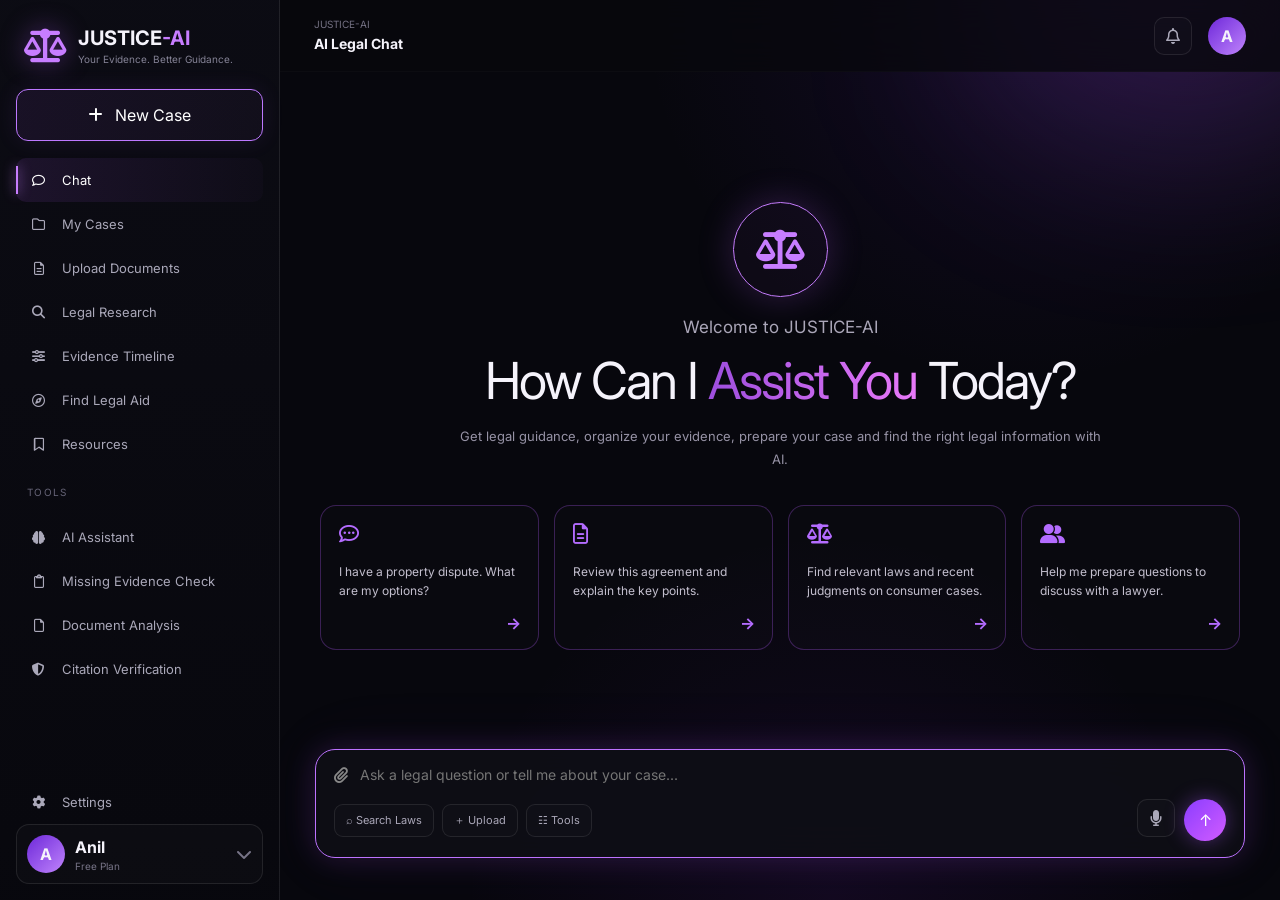
<file: index.html>
<!DOCTYPE html>
<html lang="en"><head><meta charset="UTF-8"><meta name="viewport" content="width=device-width,initial-scale=1.0">
<title>AI Legal Chat — JUSTICE-AI</title>
<link rel="preconnect" href="https://fonts.googleapis.com"><link rel="preconnect" href="https://fonts.gstatic.com" crossorigin>
<link href="https://fonts.googleapis.com/css2?family=Inter:wght@400;500;600;700&display=swap" rel="stylesheet">
<link rel="stylesheet" href="https://cdnjs.cloudflare.com/ajax/libs/font-awesome/6.5.2/css/all.min.css"><link rel="stylesheet" href="style.css"></head>
<body><div class="app">
<aside class="sidebar">
  <a class="brand" href="index.html">
    <div class="brand-icon"><i class="fa-solid fa-scale-balanced"></i></div>
    <div><h1>JUSTICE<span>-AI</span></h1><p>Your Evidence. Better Guidance.</p></div>
  </a>
  <a class="new-case" href="new-case.html"><i class="fa-solid fa-plus"></i><span>New Case</span></a>
  <nav class="nav"><a class="active" href="index.html"><i class="fa-regular fa-comment"></i><span>Chat</span></a><a class="" href="cases.html"><i class="fa-regular fa-folder"></i><span>My Cases</span></a><a class="" href="upload.html"><i class="fa-regular fa-file-lines"></i><span>Upload Documents</span></a><a class="" href="research.html"><i class="fa-solid fa-magnifying-glass"></i><span>Legal Research</span></a><a class="" href="timeline.html"><i class="fa-solid fa-sliders"></i><span>Evidence Timeline</span></a><a class="" href="legal-aid.html"><i class="fa-regular fa-compass"></i><span>Find Legal Aid</span></a><a class="" href="resources.html"><i class="fa-regular fa-bookmark"></i><span>Resources</span></a></nav>
  <div class="nav-title">TOOLS</div>
  <nav class="nav"><a class="" href="assistant.html"><i class="fa-solid fa-brain"></i><span>AI Assistant</span></a><a class="" href="missing-evidence.html"><i class="fa-regular fa-clipboard"></i><span>Missing Evidence Check</span></a><a class="" href="document-analysis.html"><i class="fa-regular fa-file"></i><span>Document Analysis</span></a><a class="" href="citation.html"><i class="fa-solid fa-shield-halved"></i><span>Citation Verification</span></a></nav>
  <div class="sidebar-bottom">
    <nav class="nav" style="margin-top:0"><a class="" href="settings.html"><i class="fa-solid fa-gear"></i><span>Settings</span></a></nav>
    <div class="user"><div class="avatar">A</div><div class="user-info"><strong>Anil</strong><small>Free Plan</small></div><i class="fa-solid fa-chevron-down chev"></i></div>
  </div>
</aside>
<main class="main">
<header class="topbar"><div class="page-title"><small>JUSTICE-AI</small><strong>AI Legal Chat</strong></div><div class="top-actions"><button class="icon-btn"><i class="fa-regular fa-bell"></i></button><div class="avatar">A</div></div></header>

<div class="chat-layout">
<section class="chat-center">
  <div class="justice-logo"><i class="fa-solid fa-scale-balanced"></i></div>
  <div class="welcome">Welcome to JUSTICE-AI</div>
  <h1 class="chat-title">How Can I <span>Assist You</span> Today?</h1>
  <p class="chat-sub">Get legal guidance, organize your evidence, prepare your case and find the right legal information with AI.</p>
  <div class="prompts">
    <div class="prompt"><i class="fa-regular fa-comment-dots"></i><p>I have a property dispute. What are my options?</p><b>→</b></div>
    <div class="prompt"><i class="fa-regular fa-file-lines"></i><p>Review this agreement and explain the key points.</p><b>→</b></div>
    <div class="prompt"><i class="fa-solid fa-scale-balanced"></i><p>Find relevant laws and recent judgments on consumer cases.</p><b>→</b></div>
    <div class="prompt"><i class="fa-solid fa-user-group"></i><p>Help me prepare questions to discuss with a lawyer.</p><b>→</b></div>
  </div>
</section>
<div class="chat-input-wrap">
  <div class="chat-input"><i class="fa-solid fa-paperclip" style="color:#888"></i><input placeholder="Ask a legal question or tell me about your case..."></div>
  <div class="chat-tools"><div class="tool-group"><button class="tool">⌕ Search Laws</button><button class="tool">＋ Upload</button><button class="tool">☷ Tools</button></div><div style="display:flex;gap:9px"><button class="icon-btn"><i class="fa-solid fa-microphone"></i></button><button class="send">↑</button></div></div>
</div>
</div>

</main></div></body></html>
</file>
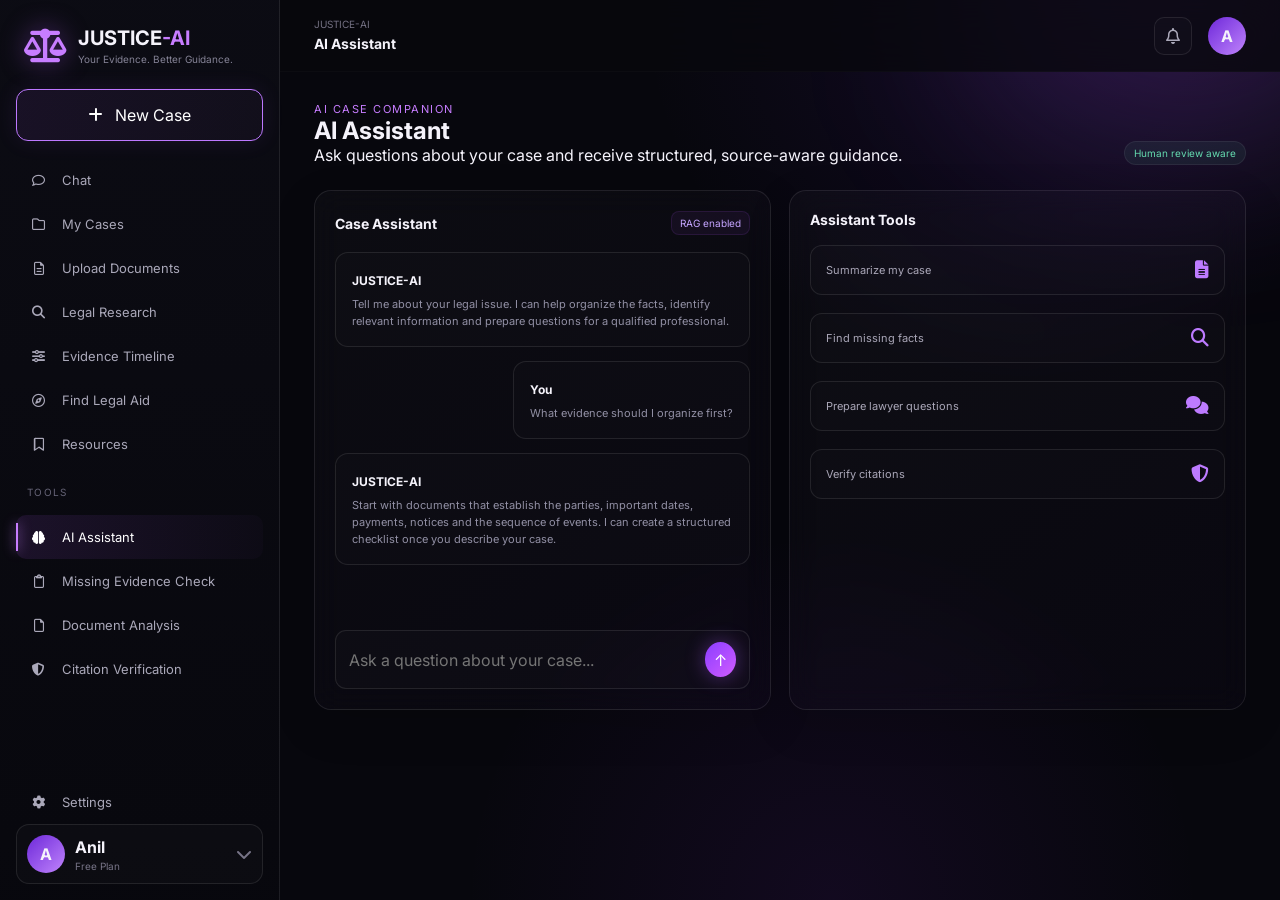
<file: assistant.html>
<!DOCTYPE html>
<html lang="en"><head><meta charset="UTF-8"><meta name="viewport" content="width=device-width,initial-scale=1.0">
<title>AI Assistant — JUSTICE-AI</title>
<link rel="preconnect" href="https://fonts.googleapis.com"><link rel="preconnect" href="https://fonts.gstatic.com" crossorigin>
<link href="https://fonts.googleapis.com/css2?family=Inter:wght@400;500;600;700&display=swap" rel="stylesheet">
<link rel="stylesheet" href="https://cdnjs.cloudflare.com/ajax/libs/font-awesome/6.5.2/css/all.min.css"><link rel="stylesheet" href="style.css"></head>
<body><div class="app">
<aside class="sidebar">
  <a class="brand" href="index.html">
    <div class="brand-icon"><i class="fa-solid fa-scale-balanced"></i></div>
    <div><h1>JUSTICE<span>-AI</span></h1><p>Your Evidence. Better Guidance.</p></div>
  </a>
  <a class="new-case" href="new-case.html"><i class="fa-solid fa-plus"></i><span>New Case</span></a>
  <nav class="nav"><a class="" href="index.html"><i class="fa-regular fa-comment"></i><span>Chat</span></a><a class="" href="cases.html"><i class="fa-regular fa-folder"></i><span>My Cases</span></a><a class="" href="upload.html"><i class="fa-regular fa-file-lines"></i><span>Upload Documents</span></a><a class="" href="research.html"><i class="fa-solid fa-magnifying-glass"></i><span>Legal Research</span></a><a class="" href="timeline.html"><i class="fa-solid fa-sliders"></i><span>Evidence Timeline</span></a><a class="" href="legal-aid.html"><i class="fa-regular fa-compass"></i><span>Find Legal Aid</span></a><a class="" href="resources.html"><i class="fa-regular fa-bookmark"></i><span>Resources</span></a></nav>
  <div class="nav-title">TOOLS</div>
  <nav class="nav"><a class="active" href="assistant.html"><i class="fa-solid fa-brain"></i><span>AI Assistant</span></a><a class="" href="missing-evidence.html"><i class="fa-regular fa-clipboard"></i><span>Missing Evidence Check</span></a><a class="" href="document-analysis.html"><i class="fa-regular fa-file"></i><span>Document Analysis</span></a><a class="" href="citation.html"><i class="fa-solid fa-shield-halved"></i><span>Citation Verification</span></a></nav>
  <div class="sidebar-bottom">
    <nav class="nav" style="margin-top:0"><a class="" href="settings.html"><i class="fa-solid fa-gear"></i><span>Settings</span></a></nav>
    <div class="user"><div class="avatar">A</div><div class="user-info"><strong>Anil</strong><small>Free Plan</small></div><i class="fa-solid fa-chevron-down chev"></i></div>
  </div>
</aside>
<main class="main">
<header class="topbar"><div class="page-title"><small>JUSTICE-AI</small><strong>AI Assistant</strong></div><div class="top-actions"><button class="icon-btn"><i class="fa-regular fa-bell"></i></button><div class="avatar">A</div></div></header>

<div class="content"><div class="hero-row"><div><div class="eyebrow">AI CASE COMPANION</div><h2>AI Assistant</h2><p>Ask questions about your case and receive structured, source-aware guidance.</p></div><span class="status green">Human review aware</span></div>
<div class="grid grid-2"><div class="card" style="min-height:520px;display:flex;flex-direction:column"><div class="card-head"><h3>Case Assistant</h3><span class="tag">RAG enabled</span></div><div style="flex:1;display:flex;flex-direction:column;gap:14px"><div class="result"><strong style="font-size:12px">JUSTICE-AI</strong><p>Tell me about your legal issue. I can help organize the facts, identify relevant information and prepare questions for a qualified professional.</p></div><div class="result" style="align-self:flex-end;max-width:80%"><strong style="font-size:12px">You</strong><p>What evidence should I organize first?</p></div><div class="result"><strong style="font-size:12px">JUSTICE-AI</strong><p>Start with documents that establish the parties, important dates, payments, notices and the sequence of events. I can create a structured checklist once you describe your case.</p></div></div><div class="search"><input placeholder="Ask a question about your case..."><button class="send" style="width:35px;height:35px">↑</button></div></div>
<div class="card"><div class="card-head"><h3>Assistant Tools</h3></div><div class="grid"><div class="quick"><span>Summarize my case</span><i class="fa-solid fa-file-lines"></i></div><div class="quick"><span>Find missing facts</span><i class="fa-solid fa-magnifying-glass"></i></div><div class="quick"><span>Prepare lawyer questions</span><i class="fa-solid fa-comments"></i></div><div class="quick"><span>Verify citations</span><i class="fa-solid fa-shield-halved"></i></div></div></div></div></div>

</main></div></body></html>
</file>
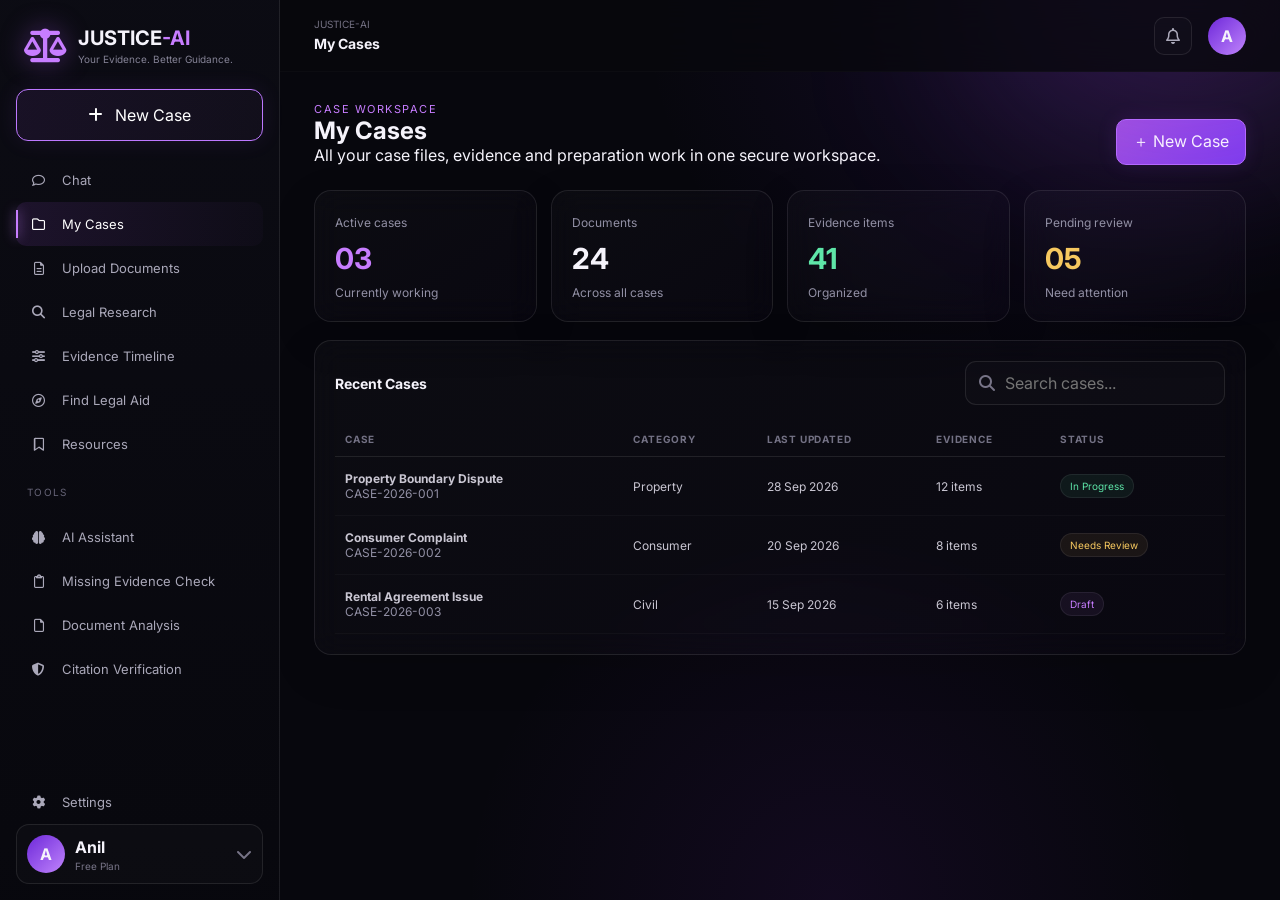
<file: cases.html>
<!DOCTYPE html>
<html lang="en"><head><meta charset="UTF-8"><meta name="viewport" content="width=device-width,initial-scale=1.0">
<title>My Cases — JUSTICE-AI</title>
<link rel="preconnect" href="https://fonts.googleapis.com"><link rel="preconnect" href="https://fonts.gstatic.com" crossorigin>
<link href="https://fonts.googleapis.com/css2?family=Inter:wght@400;500;600;700&display=swap" rel="stylesheet">
<link rel="stylesheet" href="https://cdnjs.cloudflare.com/ajax/libs/font-awesome/6.5.2/css/all.min.css"><link rel="stylesheet" href="style.css"></head>
<body><div class="app">
<aside class="sidebar">
  <a class="brand" href="index.html">
    <div class="brand-icon"><i class="fa-solid fa-scale-balanced"></i></div>
    <div><h1>JUSTICE<span>-AI</span></h1><p>Your Evidence. Better Guidance.</p></div>
  </a>
  <a class="new-case" href="new-case.html"><i class="fa-solid fa-plus"></i><span>New Case</span></a>
  <nav class="nav"><a class="" href="index.html"><i class="fa-regular fa-comment"></i><span>Chat</span></a><a class="active" href="cases.html"><i class="fa-regular fa-folder"></i><span>My Cases</span></a><a class="" href="upload.html"><i class="fa-regular fa-file-lines"></i><span>Upload Documents</span></a><a class="" href="research.html"><i class="fa-solid fa-magnifying-glass"></i><span>Legal Research</span></a><a class="" href="timeline.html"><i class="fa-solid fa-sliders"></i><span>Evidence Timeline</span></a><a class="" href="legal-aid.html"><i class="fa-regular fa-compass"></i><span>Find Legal Aid</span></a><a class="" href="resources.html"><i class="fa-regular fa-bookmark"></i><span>Resources</span></a></nav>
  <div class="nav-title">TOOLS</div>
  <nav class="nav"><a class="" href="assistant.html"><i class="fa-solid fa-brain"></i><span>AI Assistant</span></a><a class="" href="missing-evidence.html"><i class="fa-regular fa-clipboard"></i><span>Missing Evidence Check</span></a><a class="" href="document-analysis.html"><i class="fa-regular fa-file"></i><span>Document Analysis</span></a><a class="" href="citation.html"><i class="fa-solid fa-shield-halved"></i><span>Citation Verification</span></a></nav>
  <div class="sidebar-bottom">
    <nav class="nav" style="margin-top:0"><a class="" href="settings.html"><i class="fa-solid fa-gear"></i><span>Settings</span></a></nav>
    <div class="user"><div class="avatar">A</div><div class="user-info"><strong>Anil</strong><small>Free Plan</small></div><i class="fa-solid fa-chevron-down chev"></i></div>
  </div>
</aside>
<main class="main">
<header class="topbar"><div class="page-title"><small>JUSTICE-AI</small><strong>My Cases</strong></div><div class="top-actions"><button class="icon-btn"><i class="fa-regular fa-bell"></i></button><div class="avatar">A</div></div></header>

<div class="content"><div class="hero-row"><div><div class="eyebrow">CASE WORKSPACE</div><h2>My Cases</h2><p>All your case files, evidence and preparation work in one secure workspace.</p></div><a class="btn" href="new-case.html">＋ New Case</a></div>
<div class="stat-row" style="margin-bottom:18px"><div class="card"><span class="muted">Active cases</span><div class="metric purple">03</div><span class="muted">Currently working</span></div><div class="card"><span class="muted">Documents</span><div class="metric">24</div><span class="muted">Across all cases</span></div><div class="card"><span class="muted">Evidence items</span><div class="metric green">41</div><span class="muted">Organized</span></div><div class="card"><span class="muted">Pending review</span><div class="metric yellow">05</div><span class="muted">Need attention</span></div></div>
<div class="card"><div class="card-head"><h3>Recent Cases</h3><div class="search" style="width:260px"><i class="fa-solid fa-magnifying-glass"></i><input placeholder="Search cases..."></div></div>
<table class="table"><thead><tr><th>Case</th><th>Category</th><th>Last updated</th><th>Evidence</th><th>Status</th></tr></thead><tbody>
<tr><td><strong>Property Boundary Dispute</strong><br><span class="muted">CASE-2026-001</span></td><td>Property</td><td>28 Sep 2026</td><td>12 items</td><td><span class="status green">In Progress</span></td></tr>
<tr><td><strong>Consumer Complaint</strong><br><span class="muted">CASE-2026-002</span></td><td>Consumer</td><td>20 Sep 2026</td><td>8 items</td><td><span class="status yellow">Needs Review</span></td></tr>
<tr><td><strong>Rental Agreement Issue</strong><br><span class="muted">CASE-2026-003</span></td><td>Civil</td><td>15 Sep 2026</td><td>6 items</td><td><span class="status purple">Draft</span></td></tr>
</tbody></table></div></div>

</main></div></body></html>
</file>
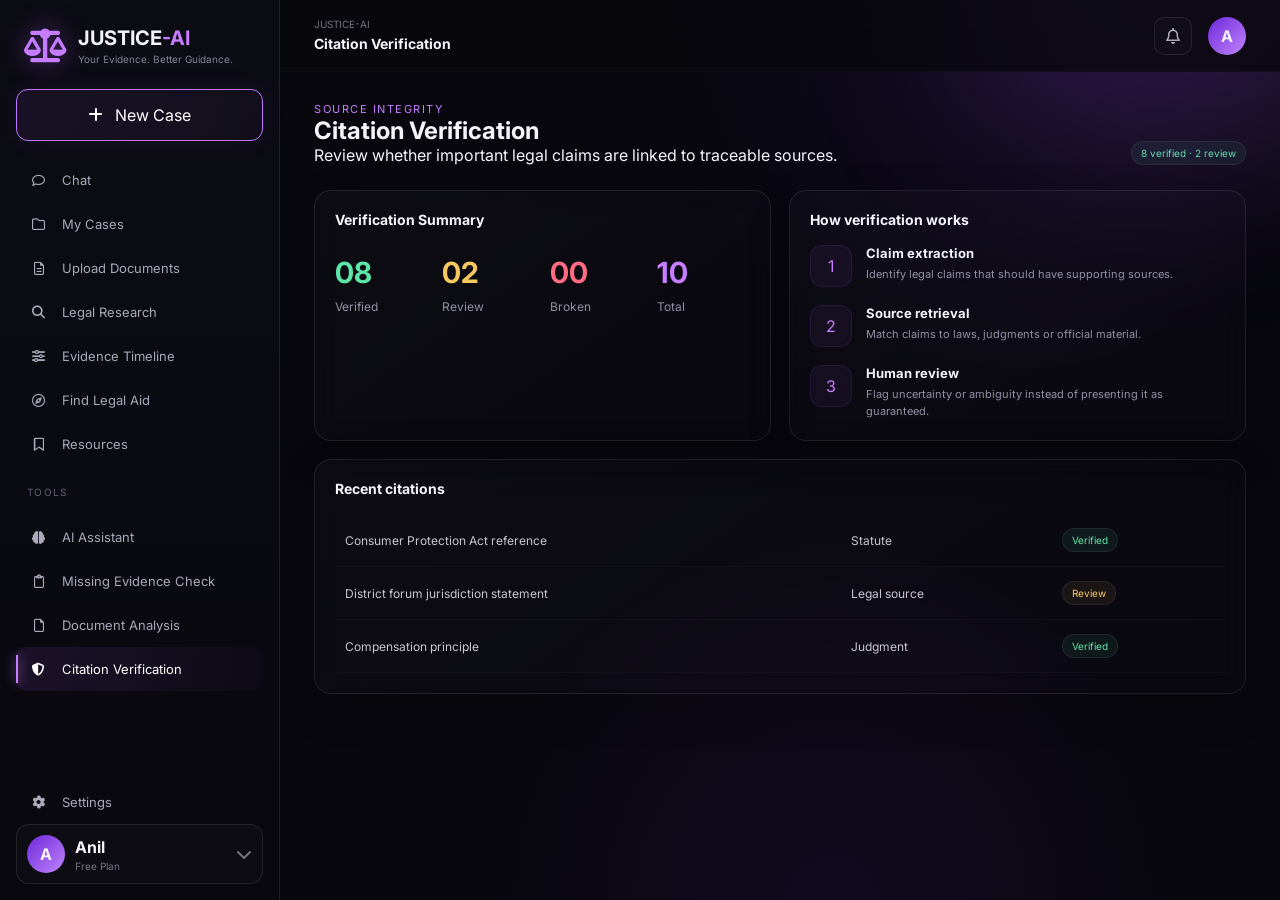
<file: citation.html>
<!DOCTYPE html>
<html lang="en"><head><meta charset="UTF-8"><meta name="viewport" content="width=device-width,initial-scale=1.0">
<title>Citation Verification — JUSTICE-AI</title>
<link rel="preconnect" href="https://fonts.googleapis.com"><link rel="preconnect" href="https://fonts.gstatic.com" crossorigin>
<link href="https://fonts.googleapis.com/css2?family=Inter:wght@400;500;600;700&display=swap" rel="stylesheet">
<link rel="stylesheet" href="https://cdnjs.cloudflare.com/ajax/libs/font-awesome/6.5.2/css/all.min.css"><link rel="stylesheet" href="style.css"></head>
<body><div class="app">
<aside class="sidebar">
  <a class="brand" href="index.html">
    <div class="brand-icon"><i class="fa-solid fa-scale-balanced"></i></div>
    <div><h1>JUSTICE<span>-AI</span></h1><p>Your Evidence. Better Guidance.</p></div>
  </a>
  <a class="new-case" href="new-case.html"><i class="fa-solid fa-plus"></i><span>New Case</span></a>
  <nav class="nav"><a class="" href="index.html"><i class="fa-regular fa-comment"></i><span>Chat</span></a><a class="" href="cases.html"><i class="fa-regular fa-folder"></i><span>My Cases</span></a><a class="" href="upload.html"><i class="fa-regular fa-file-lines"></i><span>Upload Documents</span></a><a class="" href="research.html"><i class="fa-solid fa-magnifying-glass"></i><span>Legal Research</span></a><a class="" href="timeline.html"><i class="fa-solid fa-sliders"></i><span>Evidence Timeline</span></a><a class="" href="legal-aid.html"><i class="fa-regular fa-compass"></i><span>Find Legal Aid</span></a><a class="" href="resources.html"><i class="fa-regular fa-bookmark"></i><span>Resources</span></a></nav>
  <div class="nav-title">TOOLS</div>
  <nav class="nav"><a class="" href="assistant.html"><i class="fa-solid fa-brain"></i><span>AI Assistant</span></a><a class="" href="missing-evidence.html"><i class="fa-regular fa-clipboard"></i><span>Missing Evidence Check</span></a><a class="" href="document-analysis.html"><i class="fa-regular fa-file"></i><span>Document Analysis</span></a><a class="active" href="citation.html"><i class="fa-solid fa-shield-halved"></i><span>Citation Verification</span></a></nav>
  <div class="sidebar-bottom">
    <nav class="nav" style="margin-top:0"><a class="" href="settings.html"><i class="fa-solid fa-gear"></i><span>Settings</span></a></nav>
    <div class="user"><div class="avatar">A</div><div class="user-info"><strong>Anil</strong><small>Free Plan</small></div><i class="fa-solid fa-chevron-down chev"></i></div>
  </div>
</aside>
<main class="main">
<header class="topbar"><div class="page-title"><small>JUSTICE-AI</small><strong>Citation Verification</strong></div><div class="top-actions"><button class="icon-btn"><i class="fa-regular fa-bell"></i></button><div class="avatar">A</div></div></header>

<div class="content"><div class="hero-row"><div><div class="eyebrow">SOURCE INTEGRITY</div><h2>Citation Verification</h2><p>Review whether important legal claims are linked to traceable sources.</p></div><span class="status green">8 verified · 2 review</span></div>
<div class="grid grid-2"><div class="card"><div class="card-head"><h3>Verification Summary</h3></div><div class="stat-row"><div><div class="metric green">08</div><span class="muted">Verified</span></div><div><div class="metric yellow">02</div><span class="muted">Review</span></div><div><div class="metric red">00</div><span class="muted">Broken</span></div><div><div class="metric purple">10</div><span class="muted">Total</span></div></div></div>
<div class="card"><div class="card-head"><h3>How verification works</h3></div><div class="grid"><div class="feature"><div class="feature-icon">1</div><div><h3>Claim extraction</h3><p>Identify legal claims that should have supporting sources.</p></div></div><div class="feature"><div class="feature-icon">2</div><div><h3>Source retrieval</h3><p>Match claims to laws, judgments or official material.</p></div></div><div class="feature"><div class="feature-icon">3</div><div><h3>Human review</h3><p>Flag uncertainty or ambiguity instead of presenting it as guaranteed.</p></div></div></div></div></div>
<div class="card" style="margin-top:18px"><div class="card-head"><h3>Recent citations</h3></div><table class="table"><tr><td>Consumer Protection Act reference</td><td>Statute</td><td><span class="status green">Verified</span></td></tr><tr><td>District forum jurisdiction statement</td><td>Legal source</td><td><span class="status yellow">Review</span></td></tr><tr><td>Compensation principle</td><td>Judgment</td><td><span class="status green">Verified</span></td></tr></table></div></div>

</main></div></body></html>
</file>
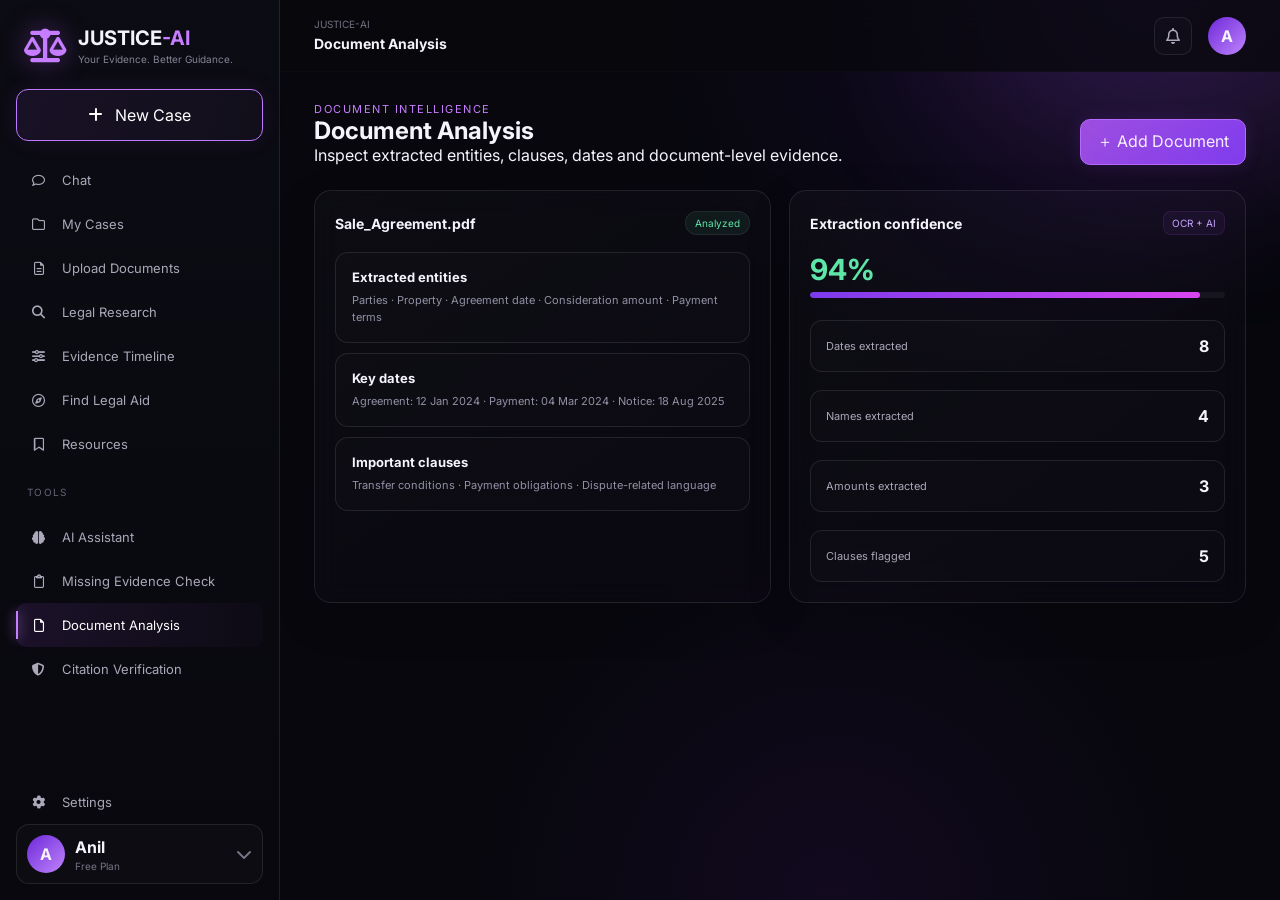
<file: document-analysis.html>
<!DOCTYPE html>
<html lang="en"><head><meta charset="UTF-8"><meta name="viewport" content="width=device-width,initial-scale=1.0">
<title>Document Analysis — JUSTICE-AI</title>
<link rel="preconnect" href="https://fonts.googleapis.com"><link rel="preconnect" href="https://fonts.gstatic.com" crossorigin>
<link href="https://fonts.googleapis.com/css2?family=Inter:wght@400;500;600;700&display=swap" rel="stylesheet">
<link rel="stylesheet" href="https://cdnjs.cloudflare.com/ajax/libs/font-awesome/6.5.2/css/all.min.css"><link rel="stylesheet" href="style.css"></head>
<body><div class="app">
<aside class="sidebar">
  <a class="brand" href="index.html">
    <div class="brand-icon"><i class="fa-solid fa-scale-balanced"></i></div>
    <div><h1>JUSTICE<span>-AI</span></h1><p>Your Evidence. Better Guidance.</p></div>
  </a>
  <a class="new-case" href="new-case.html"><i class="fa-solid fa-plus"></i><span>New Case</span></a>
  <nav class="nav"><a class="" href="index.html"><i class="fa-regular fa-comment"></i><span>Chat</span></a><a class="" href="cases.html"><i class="fa-regular fa-folder"></i><span>My Cases</span></a><a class="" href="upload.html"><i class="fa-regular fa-file-lines"></i><span>Upload Documents</span></a><a class="" href="research.html"><i class="fa-solid fa-magnifying-glass"></i><span>Legal Research</span></a><a class="" href="timeline.html"><i class="fa-solid fa-sliders"></i><span>Evidence Timeline</span></a><a class="" href="legal-aid.html"><i class="fa-regular fa-compass"></i><span>Find Legal Aid</span></a><a class="" href="resources.html"><i class="fa-regular fa-bookmark"></i><span>Resources</span></a></nav>
  <div class="nav-title">TOOLS</div>
  <nav class="nav"><a class="" href="assistant.html"><i class="fa-solid fa-brain"></i><span>AI Assistant</span></a><a class="" href="missing-evidence.html"><i class="fa-regular fa-clipboard"></i><span>Missing Evidence Check</span></a><a class="active" href="document-analysis.html"><i class="fa-regular fa-file"></i><span>Document Analysis</span></a><a class="" href="citation.html"><i class="fa-solid fa-shield-halved"></i><span>Citation Verification</span></a></nav>
  <div class="sidebar-bottom">
    <nav class="nav" style="margin-top:0"><a class="" href="settings.html"><i class="fa-solid fa-gear"></i><span>Settings</span></a></nav>
    <div class="user"><div class="avatar">A</div><div class="user-info"><strong>Anil</strong><small>Free Plan</small></div><i class="fa-solid fa-chevron-down chev"></i></div>
  </div>
</aside>
<main class="main">
<header class="topbar"><div class="page-title"><small>JUSTICE-AI</small><strong>Document Analysis</strong></div><div class="top-actions"><button class="icon-btn"><i class="fa-regular fa-bell"></i></button><div class="avatar">A</div></div></header>

<div class="content"><div class="hero-row"><div><div class="eyebrow">DOCUMENT INTELLIGENCE</div><h2>Document Analysis</h2><p>Inspect extracted entities, clauses, dates and document-level evidence.</p></div><a class="btn" href="upload.html">＋ Add Document</a></div>
<div class="grid grid-2"><div class="card"><div class="card-head"><h3>Sale_Agreement.pdf</h3><span class="status green">Analyzed</span></div><div class="result"><h4>Extracted entities</h4><p>Parties · Property · Agreement date · Consideration amount · Payment terms</p></div><div class="result" style="margin-top:10px"><h4>Key dates</h4><p>Agreement: 12 Jan 2024 · Payment: 04 Mar 2024 · Notice: 18 Aug 2025</p></div><div class="result" style="margin-top:10px"><h4>Important clauses</h4><p>Transfer conditions · Payment obligations · Dispute-related language</p></div></div>
<div class="card"><div class="card-head"><h3>Extraction confidence</h3><span class="tag">OCR + AI</span></div><div class="metric green">94%</div><div class="progress"><span style="width:94%"></span></div><div class="grid" style="margin-top:22px"><div class="quick"><span>Dates extracted</span><strong>8</strong></div><div class="quick"><span>Names extracted</span><strong>4</strong></div><div class="quick"><span>Amounts extracted</span><strong>3</strong></div><div class="quick"><span>Clauses flagged</span><strong>5</strong></div></div></div></div></div>

</main></div></body></html>
</file>
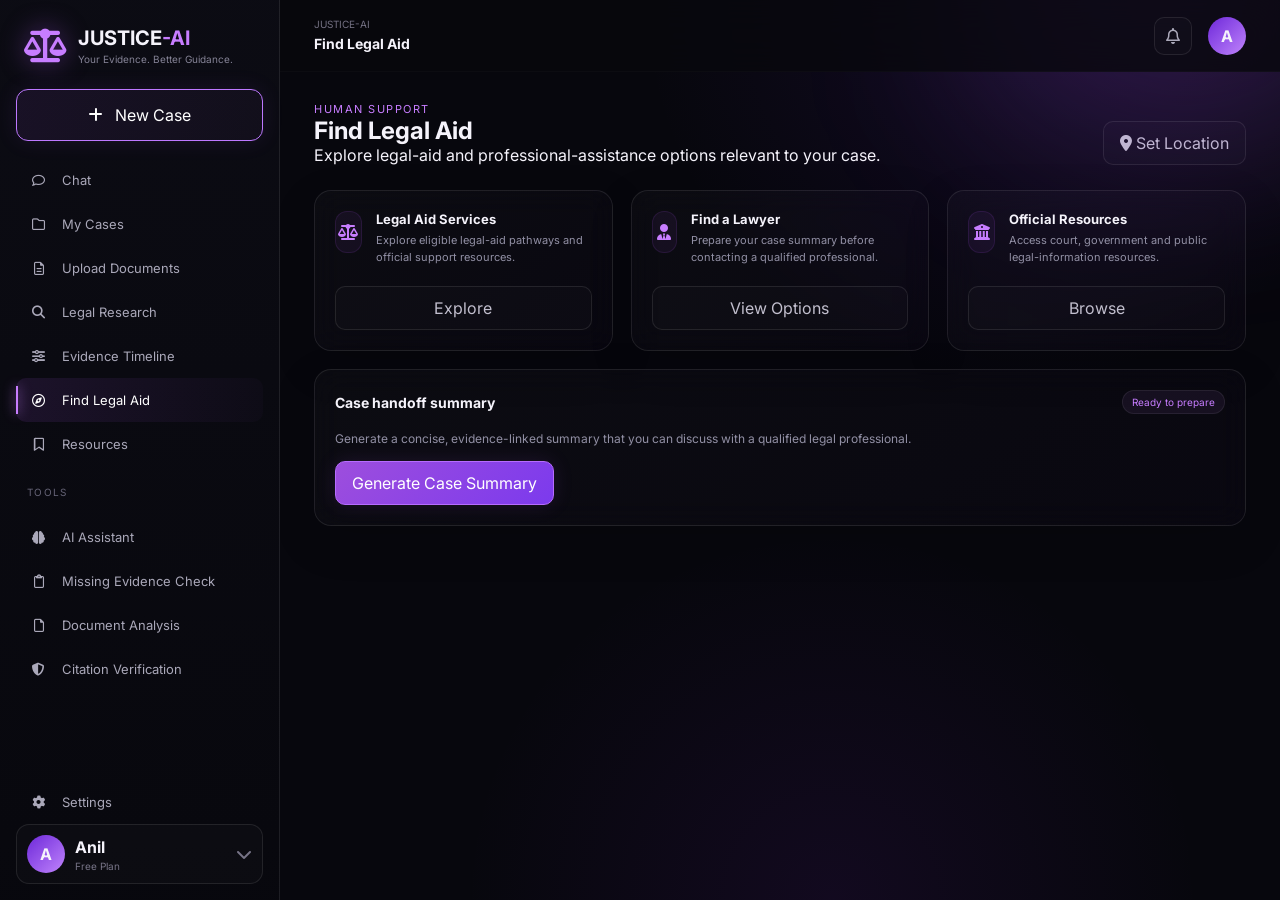
<file: legal-aid.html>
<!DOCTYPE html>
<html lang="en"><head><meta charset="UTF-8"><meta name="viewport" content="width=device-width,initial-scale=1.0">
<title>Find Legal Aid — JUSTICE-AI</title>
<link rel="preconnect" href="https://fonts.googleapis.com"><link rel="preconnect" href="https://fonts.gstatic.com" crossorigin>
<link href="https://fonts.googleapis.com/css2?family=Inter:wght@400;500;600;700&display=swap" rel="stylesheet">
<link rel="stylesheet" href="https://cdnjs.cloudflare.com/ajax/libs/font-awesome/6.5.2/css/all.min.css"><link rel="stylesheet" href="style.css"></head>
<body><div class="app">
<aside class="sidebar">
  <a class="brand" href="index.html">
    <div class="brand-icon"><i class="fa-solid fa-scale-balanced"></i></div>
    <div><h1>JUSTICE<span>-AI</span></h1><p>Your Evidence. Better Guidance.</p></div>
  </a>
  <a class="new-case" href="new-case.html"><i class="fa-solid fa-plus"></i><span>New Case</span></a>
  <nav class="nav"><a class="" href="index.html"><i class="fa-regular fa-comment"></i><span>Chat</span></a><a class="" href="cases.html"><i class="fa-regular fa-folder"></i><span>My Cases</span></a><a class="" href="upload.html"><i class="fa-regular fa-file-lines"></i><span>Upload Documents</span></a><a class="" href="research.html"><i class="fa-solid fa-magnifying-glass"></i><span>Legal Research</span></a><a class="" href="timeline.html"><i class="fa-solid fa-sliders"></i><span>Evidence Timeline</span></a><a class="active" href="legal-aid.html"><i class="fa-regular fa-compass"></i><span>Find Legal Aid</span></a><a class="" href="resources.html"><i class="fa-regular fa-bookmark"></i><span>Resources</span></a></nav>
  <div class="nav-title">TOOLS</div>
  <nav class="nav"><a class="" href="assistant.html"><i class="fa-solid fa-brain"></i><span>AI Assistant</span></a><a class="" href="missing-evidence.html"><i class="fa-regular fa-clipboard"></i><span>Missing Evidence Check</span></a><a class="" href="document-analysis.html"><i class="fa-regular fa-file"></i><span>Document Analysis</span></a><a class="" href="citation.html"><i class="fa-solid fa-shield-halved"></i><span>Citation Verification</span></a></nav>
  <div class="sidebar-bottom">
    <nav class="nav" style="margin-top:0"><a class="" href="settings.html"><i class="fa-solid fa-gear"></i><span>Settings</span></a></nav>
    <div class="user"><div class="avatar">A</div><div class="user-info"><strong>Anil</strong><small>Free Plan</small></div><i class="fa-solid fa-chevron-down chev"></i></div>
  </div>
</aside>
<main class="main">
<header class="topbar"><div class="page-title"><small>JUSTICE-AI</small><strong>Find Legal Aid</strong></div><div class="top-actions"><button class="icon-btn"><i class="fa-regular fa-bell"></i></button><div class="avatar">A</div></div></header>

<div class="content"><div class="hero-row"><div><div class="eyebrow">HUMAN SUPPORT</div><h2>Find Legal Aid</h2><p>Explore legal-aid and professional-assistance options relevant to your case.</p></div><button class="btn secondary"><i class="fa-solid fa-location-dot"></i> Set Location</button></div>
<div class="grid grid-3"><div class="card"><div class="feature"><div class="feature-icon"><i class="fa-solid fa-scale-balanced"></i></div><div><h3>Legal Aid Services</h3><p>Explore eligible legal-aid pathways and official support resources.</p></div></div><button class="btn secondary" style="margin-top:20px;width:100%">Explore</button></div>
<div class="card"><div class="feature"><div class="feature-icon"><i class="fa-solid fa-user-tie"></i></div><div><h3>Find a Lawyer</h3><p>Prepare your case summary before contacting a qualified professional.</p></div></div><button class="btn secondary" style="margin-top:20px;width:100%">View Options</button></div>
<div class="card"><div class="feature"><div class="feature-icon"><i class="fa-solid fa-building-columns"></i></div><div><h3>Official Resources</h3><p>Access court, government and public legal-information resources.</p></div></div><button class="btn secondary" style="margin-top:20px;width:100%">Browse</button></div></div>
<div class="card" style="margin-top:18px"><div class="card-head"><h3>Case handoff summary</h3><span class="status purple">Ready to prepare</span></div><p class="muted">Generate a concise, evidence-linked summary that you can discuss with a qualified legal professional.</p><button class="btn" style="margin-top:15px">Generate Case Summary</button></div></div>

</main></div></body></html>
</file>
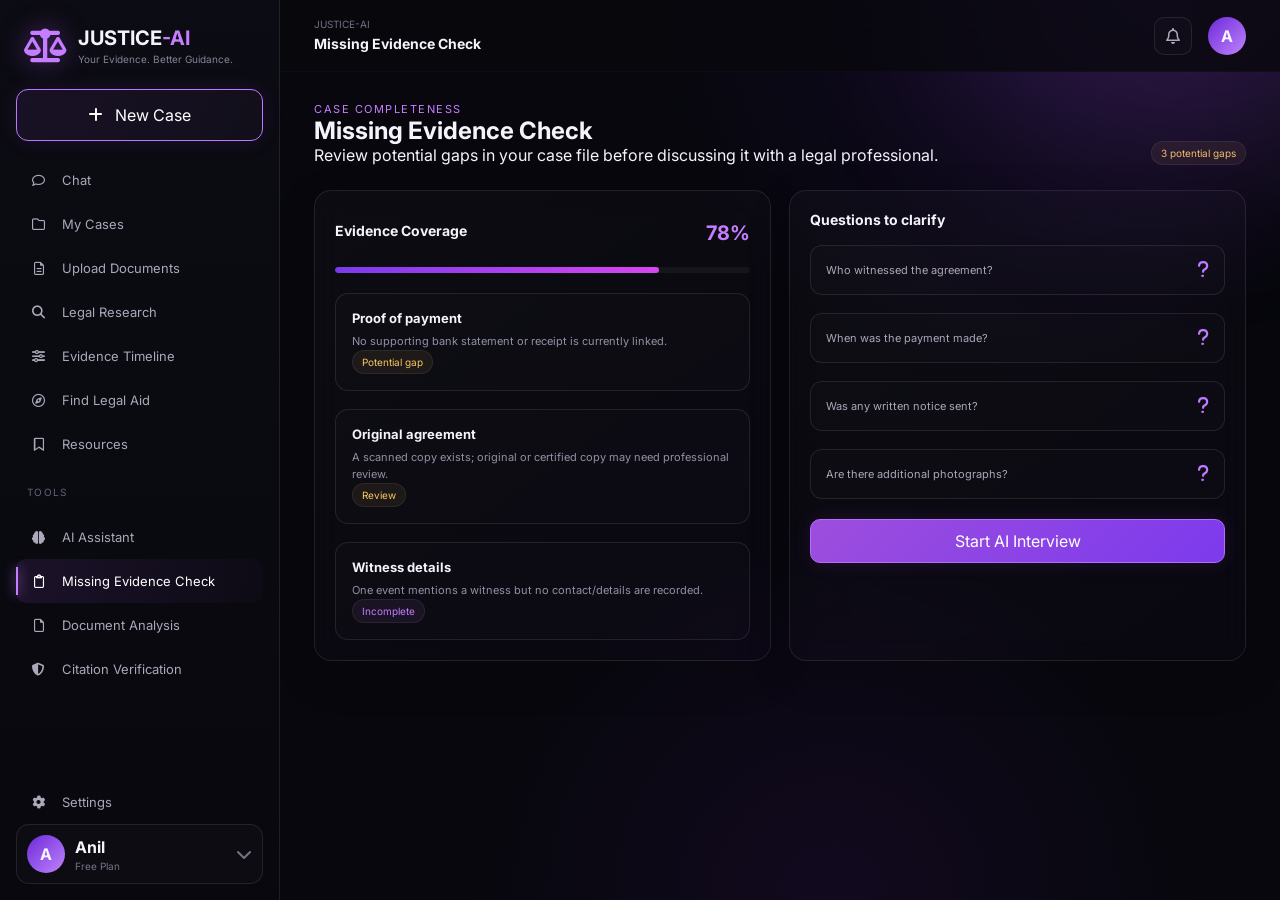
<file: missing-evidence.html>
<!DOCTYPE html>
<html lang="en"><head><meta charset="UTF-8"><meta name="viewport" content="width=device-width,initial-scale=1.0">
<title>Missing Evidence Check — JUSTICE-AI</title>
<link rel="preconnect" href="https://fonts.googleapis.com"><link rel="preconnect" href="https://fonts.gstatic.com" crossorigin>
<link href="https://fonts.googleapis.com/css2?family=Inter:wght@400;500;600;700&display=swap" rel="stylesheet">
<link rel="stylesheet" href="https://cdnjs.cloudflare.com/ajax/libs/font-awesome/6.5.2/css/all.min.css"><link rel="stylesheet" href="style.css"></head>
<body><div class="app">
<aside class="sidebar">
  <a class="brand" href="index.html">
    <div class="brand-icon"><i class="fa-solid fa-scale-balanced"></i></div>
    <div><h1>JUSTICE<span>-AI</span></h1><p>Your Evidence. Better Guidance.</p></div>
  </a>
  <a class="new-case" href="new-case.html"><i class="fa-solid fa-plus"></i><span>New Case</span></a>
  <nav class="nav"><a class="" href="index.html"><i class="fa-regular fa-comment"></i><span>Chat</span></a><a class="" href="cases.html"><i class="fa-regular fa-folder"></i><span>My Cases</span></a><a class="" href="upload.html"><i class="fa-regular fa-file-lines"></i><span>Upload Documents</span></a><a class="" href="research.html"><i class="fa-solid fa-magnifying-glass"></i><span>Legal Research</span></a><a class="" href="timeline.html"><i class="fa-solid fa-sliders"></i><span>Evidence Timeline</span></a><a class="" href="legal-aid.html"><i class="fa-regular fa-compass"></i><span>Find Legal Aid</span></a><a class="" href="resources.html"><i class="fa-regular fa-bookmark"></i><span>Resources</span></a></nav>
  <div class="nav-title">TOOLS</div>
  <nav class="nav"><a class="" href="assistant.html"><i class="fa-solid fa-brain"></i><span>AI Assistant</span></a><a class="active" href="missing-evidence.html"><i class="fa-regular fa-clipboard"></i><span>Missing Evidence Check</span></a><a class="" href="document-analysis.html"><i class="fa-regular fa-file"></i><span>Document Analysis</span></a><a class="" href="citation.html"><i class="fa-solid fa-shield-halved"></i><span>Citation Verification</span></a></nav>
  <div class="sidebar-bottom">
    <nav class="nav" style="margin-top:0"><a class="" href="settings.html"><i class="fa-solid fa-gear"></i><span>Settings</span></a></nav>
    <div class="user"><div class="avatar">A</div><div class="user-info"><strong>Anil</strong><small>Free Plan</small></div><i class="fa-solid fa-chevron-down chev"></i></div>
  </div>
</aside>
<main class="main">
<header class="topbar"><div class="page-title"><small>JUSTICE-AI</small><strong>Missing Evidence Check</strong></div><div class="top-actions"><button class="icon-btn"><i class="fa-regular fa-bell"></i></button><div class="avatar">A</div></div></header>

<div class="content"><div class="hero-row"><div><div class="eyebrow">CASE COMPLETENESS</div><h2>Missing Evidence Check</h2><p>Review potential gaps in your case file before discussing it with a legal professional.</p></div><span class="status yellow">3 potential gaps</span></div>
<div class="grid grid-2"><div class="card"><div class="card-head"><h3>Evidence Coverage</h3><span class="metric purple" style="font-size:20px">78%</span></div><div class="progress"><span style="width:78%"></span></div><div class="grid" style="margin-top:20px"><div class="result"><h4>Proof of payment</h4><p>No supporting bank statement or receipt is currently linked.</p><span class="status yellow">Potential gap</span></div><div class="result"><h4>Original agreement</h4><p>A scanned copy exists; original or certified copy may need professional review.</p><span class="status yellow">Review</span></div><div class="result"><h4>Witness details</h4><p>One event mentions a witness but no contact/details are recorded.</p><span class="status purple">Incomplete</span></div></div></div>
<div class="card"><div class="card-head"><h3>Questions to clarify</h3></div><div class="grid"><div class="quick"><span>Who witnessed the agreement?</span><i class="fa-solid fa-question"></i></div><div class="quick"><span>When was the payment made?</span><i class="fa-solid fa-question"></i></div><div class="quick"><span>Was any written notice sent?</span><i class="fa-solid fa-question"></i></div><div class="quick"><span>Are there additional photographs?</span><i class="fa-solid fa-question"></i></div></div><button class="btn" style="margin-top:20px;width:100%">Start AI Interview</button></div></div></div>

</main></div></body></html>
</file>
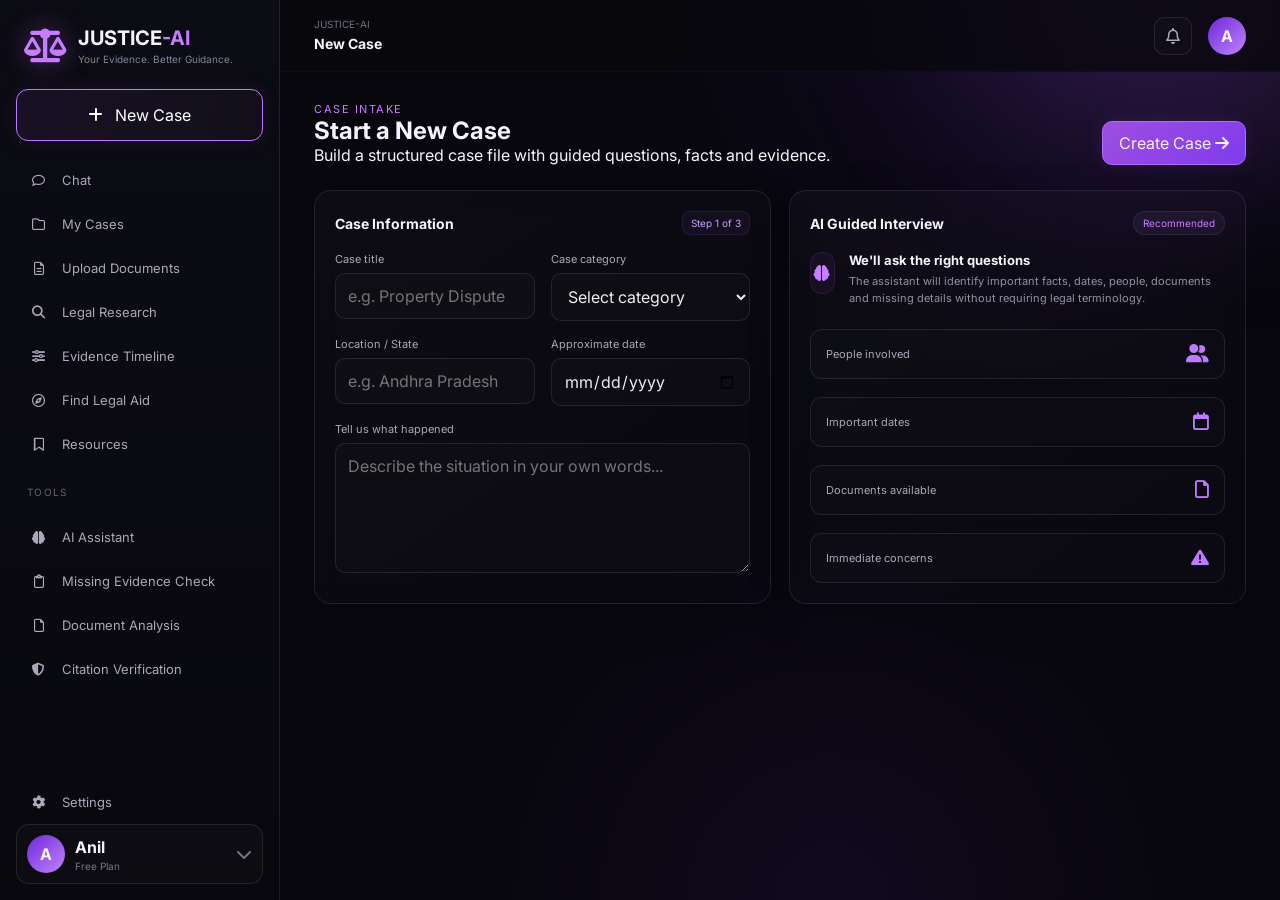
<file: new-case.html>
<!DOCTYPE html>
<html lang="en"><head><meta charset="UTF-8"><meta name="viewport" content="width=device-width,initial-scale=1.0">
<title>New Case — JUSTICE-AI</title>
<link rel="preconnect" href="https://fonts.googleapis.com"><link rel="preconnect" href="https://fonts.gstatic.com" crossorigin>
<link href="https://fonts.googleapis.com/css2?family=Inter:wght@400;500;600;700&display=swap" rel="stylesheet">
<link rel="stylesheet" href="https://cdnjs.cloudflare.com/ajax/libs/font-awesome/6.5.2/css/all.min.css"><link rel="stylesheet" href="style.css"></head>
<body><div class="app">
<aside class="sidebar">
  <a class="brand" href="index.html">
    <div class="brand-icon"><i class="fa-solid fa-scale-balanced"></i></div>
    <div><h1>JUSTICE<span>-AI</span></h1><p>Your Evidence. Better Guidance.</p></div>
  </a>
  <a class="new-case" href="new-case.html"><i class="fa-solid fa-plus"></i><span>New Case</span></a>
  <nav class="nav"><a class="" href="index.html"><i class="fa-regular fa-comment"></i><span>Chat</span></a><a class="" href="cases.html"><i class="fa-regular fa-folder"></i><span>My Cases</span></a><a class="" href="upload.html"><i class="fa-regular fa-file-lines"></i><span>Upload Documents</span></a><a class="" href="research.html"><i class="fa-solid fa-magnifying-glass"></i><span>Legal Research</span></a><a class="" href="timeline.html"><i class="fa-solid fa-sliders"></i><span>Evidence Timeline</span></a><a class="" href="legal-aid.html"><i class="fa-regular fa-compass"></i><span>Find Legal Aid</span></a><a class="" href="resources.html"><i class="fa-regular fa-bookmark"></i><span>Resources</span></a></nav>
  <div class="nav-title">TOOLS</div>
  <nav class="nav"><a class="" href="assistant.html"><i class="fa-solid fa-brain"></i><span>AI Assistant</span></a><a class="" href="missing-evidence.html"><i class="fa-regular fa-clipboard"></i><span>Missing Evidence Check</span></a><a class="" href="document-analysis.html"><i class="fa-regular fa-file"></i><span>Document Analysis</span></a><a class="" href="citation.html"><i class="fa-solid fa-shield-halved"></i><span>Citation Verification</span></a></nav>
  <div class="sidebar-bottom">
    <nav class="nav" style="margin-top:0"><a class="" href="settings.html"><i class="fa-solid fa-gear"></i><span>Settings</span></a></nav>
    <div class="user"><div class="avatar">A</div><div class="user-info"><strong>Anil</strong><small>Free Plan</small></div><i class="fa-solid fa-chevron-down chev"></i></div>
  </div>
</aside>
<main class="main">
<header class="topbar"><div class="page-title"><small>JUSTICE-AI</small><strong>New Case</strong></div><div class="top-actions"><button class="icon-btn"><i class="fa-regular fa-bell"></i></button><div class="avatar">A</div></div></header>

<div class="content"><div class="hero-row"><div><div class="eyebrow">CASE INTAKE</div><h2>Start a New Case</h2><p>Build a structured case file with guided questions, facts and evidence.</p></div><button class="btn">Create Case <i class="fa-solid fa-arrow-right"></i></button></div>
<div class="grid grid-2">
<div class="card"><div class="card-head"><h3>Case Information</h3><span class="tag">Step 1 of 3</span></div>
<div class="form-grid">
<div class="field"><label>Case title</label><input placeholder="e.g. Property Dispute"></div>
<div class="field"><label>Case category</label><select><option>Select category</option><option>Property</option><option>Consumer</option><option>Family</option><option>Employment</option><option>Criminal</option><option>Civil</option></select></div>
<div class="field"><label>Location / State</label><input placeholder="e.g. Andhra Pradesh"></div>
<div class="field"><label>Approximate date</label><input type="date"></div>
<div class="field" style="grid-column:1/-1"><label>Tell us what happened</label><textarea placeholder="Describe the situation in your own words..."></textarea></div>
</div></div>
<div class="card"><div class="card-head"><h3>AI Guided Interview</h3><span class="status purple">Recommended</span></div>
<div class="feature"><div class="feature-icon"><i class="fa-solid fa-brain"></i></div><div><h3>We'll ask the right questions</h3><p>The assistant will identify important facts, dates, people, documents and missing details without requiring legal terminology.</p></div></div>
<div style="margin-top:22px" class="grid"><div class="quick"><span>People involved</span><i class="fa-solid fa-user-group"></i></div><div class="quick"><span>Important dates</span><i class="fa-regular fa-calendar"></i></div><div class="quick"><span>Documents available</span><i class="fa-regular fa-file"></i></div><div class="quick"><span>Immediate concerns</span><i class="fa-solid fa-triangle-exclamation"></i></div></div></div>
</div></div>

</main></div></body></html>
</file>
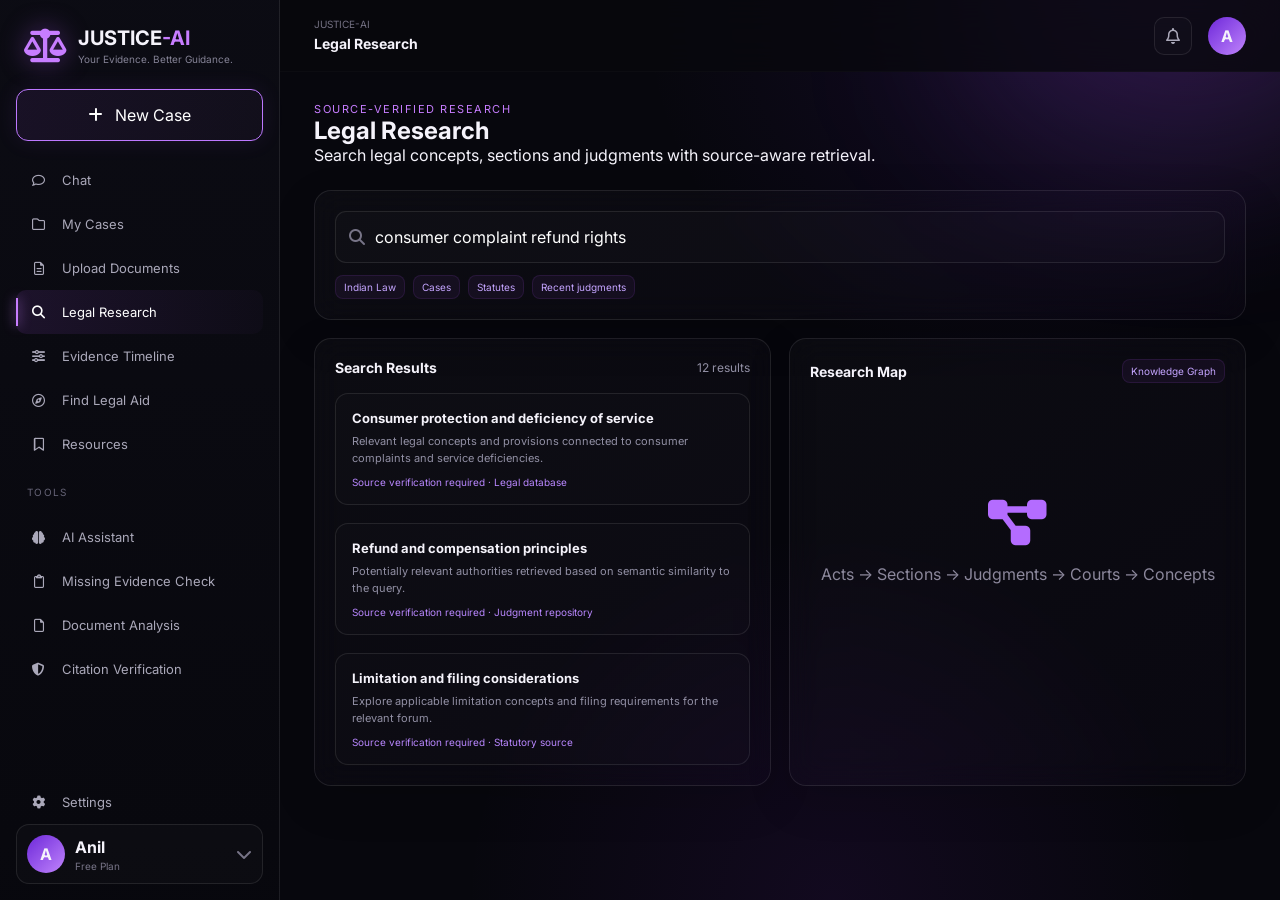
<file: research.html>
<!DOCTYPE html>
<html lang="en"><head><meta charset="UTF-8"><meta name="viewport" content="width=device-width,initial-scale=1.0">
<title>Legal Research — JUSTICE-AI</title>
<link rel="preconnect" href="https://fonts.googleapis.com"><link rel="preconnect" href="https://fonts.gstatic.com" crossorigin>
<link href="https://fonts.googleapis.com/css2?family=Inter:wght@400;500;600;700&display=swap" rel="stylesheet">
<link rel="stylesheet" href="https://cdnjs.cloudflare.com/ajax/libs/font-awesome/6.5.2/css/all.min.css"><link rel="stylesheet" href="style.css"></head>
<body><div class="app">
<aside class="sidebar">
  <a class="brand" href="index.html">
    <div class="brand-icon"><i class="fa-solid fa-scale-balanced"></i></div>
    <div><h1>JUSTICE<span>-AI</span></h1><p>Your Evidence. Better Guidance.</p></div>
  </a>
  <a class="new-case" href="new-case.html"><i class="fa-solid fa-plus"></i><span>New Case</span></a>
  <nav class="nav"><a class="" href="index.html"><i class="fa-regular fa-comment"></i><span>Chat</span></a><a class="" href="cases.html"><i class="fa-regular fa-folder"></i><span>My Cases</span></a><a class="" href="upload.html"><i class="fa-regular fa-file-lines"></i><span>Upload Documents</span></a><a class="active" href="research.html"><i class="fa-solid fa-magnifying-glass"></i><span>Legal Research</span></a><a class="" href="timeline.html"><i class="fa-solid fa-sliders"></i><span>Evidence Timeline</span></a><a class="" href="legal-aid.html"><i class="fa-regular fa-compass"></i><span>Find Legal Aid</span></a><a class="" href="resources.html"><i class="fa-regular fa-bookmark"></i><span>Resources</span></a></nav>
  <div class="nav-title">TOOLS</div>
  <nav class="nav"><a class="" href="assistant.html"><i class="fa-solid fa-brain"></i><span>AI Assistant</span></a><a class="" href="missing-evidence.html"><i class="fa-regular fa-clipboard"></i><span>Missing Evidence Check</span></a><a class="" href="document-analysis.html"><i class="fa-regular fa-file"></i><span>Document Analysis</span></a><a class="" href="citation.html"><i class="fa-solid fa-shield-halved"></i><span>Citation Verification</span></a></nav>
  <div class="sidebar-bottom">
    <nav class="nav" style="margin-top:0"><a class="" href="settings.html"><i class="fa-solid fa-gear"></i><span>Settings</span></a></nav>
    <div class="user"><div class="avatar">A</div><div class="user-info"><strong>Anil</strong><small>Free Plan</small></div><i class="fa-solid fa-chevron-down chev"></i></div>
  </div>
</aside>
<main class="main">
<header class="topbar"><div class="page-title"><small>JUSTICE-AI</small><strong>Legal Research</strong></div><div class="top-actions"><button class="icon-btn"><i class="fa-regular fa-bell"></i></button><div class="avatar">A</div></div></header>

<div class="content"><div class="hero-row"><div><div class="eyebrow">SOURCE-VERIFIED RESEARCH</div><h2>Legal Research</h2><p>Search legal concepts, sections and judgments with source-aware retrieval.</p></div></div>
<div class="card" style="margin-bottom:18px"><div class="search" style="height:52px"><i class="fa-solid fa-magnifying-glass"></i><input value="consumer complaint refund rights"></div><div style="display:flex;gap:8px;margin-top:12px"><span class="tag">Indian Law</span><span class="tag">Cases</span><span class="tag">Statutes</span><span class="tag">Recent judgments</span></div></div>
<div class="grid grid-2"><div class="card"><div class="card-head"><h3>Search Results</h3><span class="muted">12 results</span></div>
<div class="grid"><div class="result"><h4>Consumer protection and deficiency of service</h4><p>Relevant legal concepts and provisions connected to consumer complaints and service deficiencies.</p><div class="source">Source verification required · Legal database</div></div><div class="result"><h4>Refund and compensation principles</h4><p>Potentially relevant authorities retrieved based on semantic similarity to the query.</p><div class="source">Source verification required · Judgment repository</div></div><div class="result"><h4>Limitation and filing considerations</h4><p>Explore applicable limitation concepts and filing requirements for the relevant forum.</p><div class="source">Source verification required · Statutory source</div></div></div></div>
<div class="card"><div class="card-head"><h3>Research Map</h3><span class="tag">Knowledge Graph</span></div><div style="height:280px;display:grid;place-items:center;color:#8c889c"><div style="text-align:center"><i class="fa-solid fa-diagram-project" style="font-size:52px;color:#b46cff;margin-bottom:15px"></i><p>Acts → Sections → Judgments → Courts → Concepts</p></div></div></div></div></div>

</main></div></body></html>
</file>
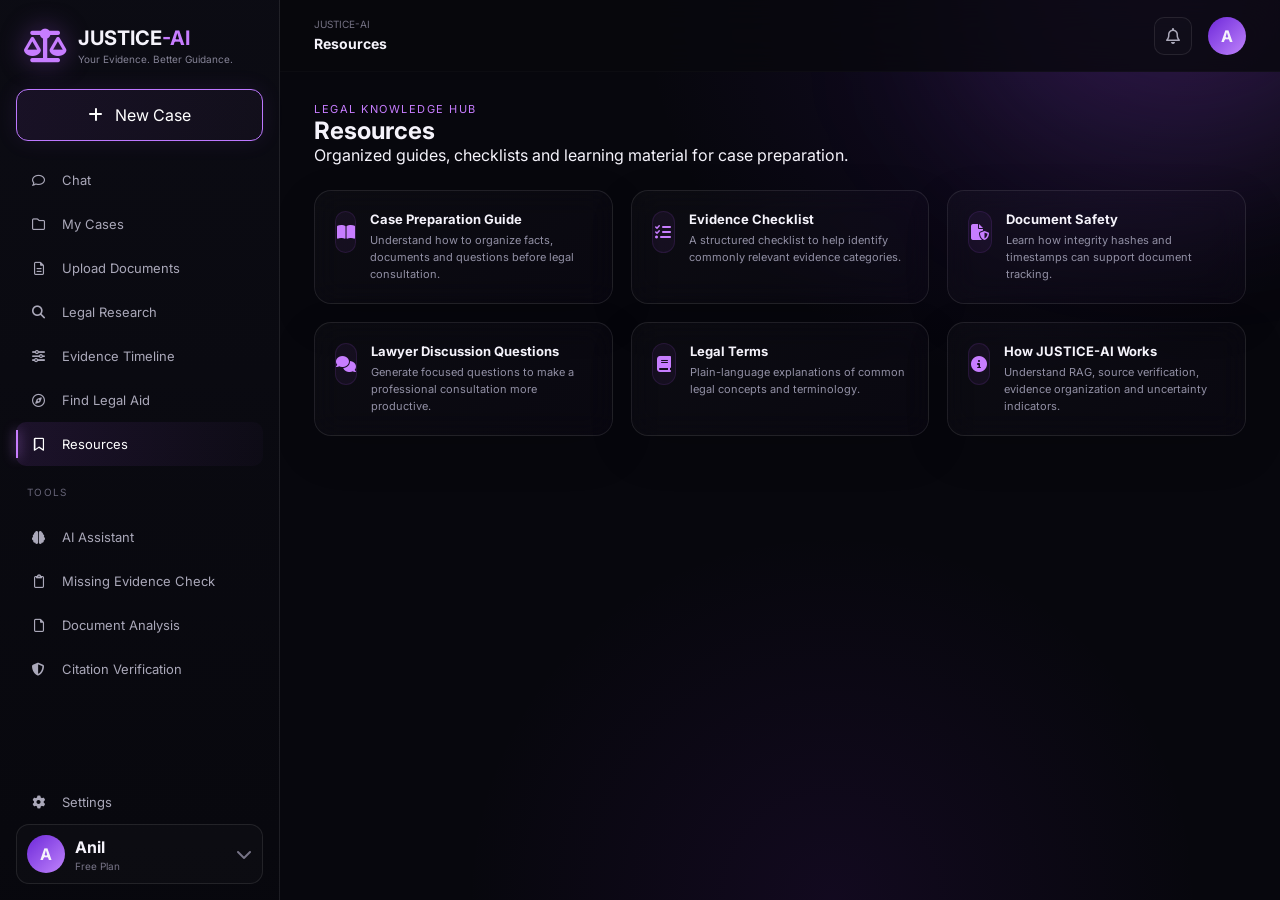
<file: resources.html>
<!DOCTYPE html>
<html lang="en"><head><meta charset="UTF-8"><meta name="viewport" content="width=device-width,initial-scale=1.0">
<title>Resources — JUSTICE-AI</title>
<link rel="preconnect" href="https://fonts.googleapis.com"><link rel="preconnect" href="https://fonts.gstatic.com" crossorigin>
<link href="https://fonts.googleapis.com/css2?family=Inter:wght@400;500;600;700&display=swap" rel="stylesheet">
<link rel="stylesheet" href="https://cdnjs.cloudflare.com/ajax/libs/font-awesome/6.5.2/css/all.min.css"><link rel="stylesheet" href="style.css"></head>
<body><div class="app">
<aside class="sidebar">
  <a class="brand" href="index.html">
    <div class="brand-icon"><i class="fa-solid fa-scale-balanced"></i></div>
    <div><h1>JUSTICE<span>-AI</span></h1><p>Your Evidence. Better Guidance.</p></div>
  </a>
  <a class="new-case" href="new-case.html"><i class="fa-solid fa-plus"></i><span>New Case</span></a>
  <nav class="nav"><a class="" href="index.html"><i class="fa-regular fa-comment"></i><span>Chat</span></a><a class="" href="cases.html"><i class="fa-regular fa-folder"></i><span>My Cases</span></a><a class="" href="upload.html"><i class="fa-regular fa-file-lines"></i><span>Upload Documents</span></a><a class="" href="research.html"><i class="fa-solid fa-magnifying-glass"></i><span>Legal Research</span></a><a class="" href="timeline.html"><i class="fa-solid fa-sliders"></i><span>Evidence Timeline</span></a><a class="" href="legal-aid.html"><i class="fa-regular fa-compass"></i><span>Find Legal Aid</span></a><a class="active" href="resources.html"><i class="fa-regular fa-bookmark"></i><span>Resources</span></a></nav>
  <div class="nav-title">TOOLS</div>
  <nav class="nav"><a class="" href="assistant.html"><i class="fa-solid fa-brain"></i><span>AI Assistant</span></a><a class="" href="missing-evidence.html"><i class="fa-regular fa-clipboard"></i><span>Missing Evidence Check</span></a><a class="" href="document-analysis.html"><i class="fa-regular fa-file"></i><span>Document Analysis</span></a><a class="" href="citation.html"><i class="fa-solid fa-shield-halved"></i><span>Citation Verification</span></a></nav>
  <div class="sidebar-bottom">
    <nav class="nav" style="margin-top:0"><a class="" href="settings.html"><i class="fa-solid fa-gear"></i><span>Settings</span></a></nav>
    <div class="user"><div class="avatar">A</div><div class="user-info"><strong>Anil</strong><small>Free Plan</small></div><i class="fa-solid fa-chevron-down chev"></i></div>
  </div>
</aside>
<main class="main">
<header class="topbar"><div class="page-title"><small>JUSTICE-AI</small><strong>Resources</strong></div><div class="top-actions"><button class="icon-btn"><i class="fa-regular fa-bell"></i></button><div class="avatar">A</div></div></header>

<div class="content"><div class="hero-row"><div><div class="eyebrow">LEGAL KNOWLEDGE HUB</div><h2>Resources</h2><p>Organized guides, checklists and learning material for case preparation.</p></div></div>
<div class="grid grid-3"><div class="card"><div class="feature"><div class="feature-icon"><i class="fa-solid fa-book-open"></i></div><div><h3>Case Preparation Guide</h3><p>Understand how to organize facts, documents and questions before legal consultation.</p></div></div></div>
<div class="card"><div class="feature"><div class="feature-icon"><i class="fa-solid fa-list-check"></i></div><div><h3>Evidence Checklist</h3><p>A structured checklist to help identify commonly relevant evidence categories.</p></div></div></div>
<div class="card"><div class="feature"><div class="feature-icon"><i class="fa-solid fa-file-shield"></i></div><div><h3>Document Safety</h3><p>Learn how integrity hashes and timestamps can support document tracking.</p></div></div></div>
<div class="card"><div class="feature"><div class="feature-icon"><i class="fa-solid fa-comments"></i></div><div><h3>Lawyer Discussion Questions</h3><p>Generate focused questions to make a professional consultation more productive.</p></div></div></div>
<div class="card"><div class="feature"><div class="feature-icon"><i class="fa-solid fa-book"></i></div><div><h3>Legal Terms</h3><p>Plain-language explanations of common legal concepts and terminology.</p></div></div></div>
<div class="card"><div class="feature"><div class="feature-icon"><i class="fa-solid fa-circle-info"></i></div><div><h3>How JUSTICE-AI Works</h3><p>Understand RAG, source verification, evidence organization and uncertainty indicators.</p></div></div></div></div></div>

</main></div></body></html>
</file>
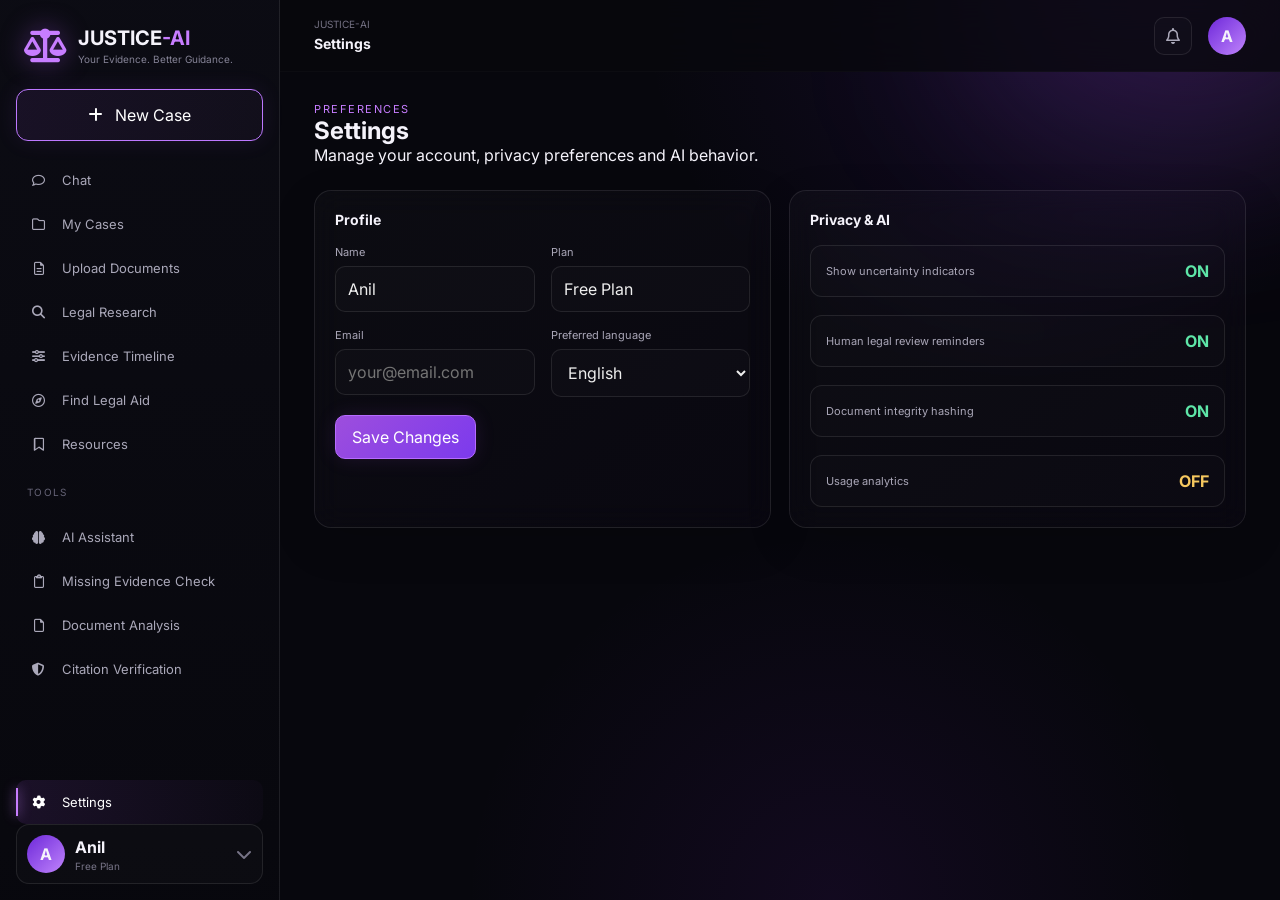
<file: settings.html>
<!DOCTYPE html>
<html lang="en"><head><meta charset="UTF-8"><meta name="viewport" content="width=device-width,initial-scale=1.0">
<title>Settings — JUSTICE-AI</title>
<link rel="preconnect" href="https://fonts.googleapis.com"><link rel="preconnect" href="https://fonts.gstatic.com" crossorigin>
<link href="https://fonts.googleapis.com/css2?family=Inter:wght@400;500;600;700&display=swap" rel="stylesheet">
<link rel="stylesheet" href="https://cdnjs.cloudflare.com/ajax/libs/font-awesome/6.5.2/css/all.min.css"><link rel="stylesheet" href="style.css"></head>
<body><div class="app">
<aside class="sidebar">
  <a class="brand" href="index.html">
    <div class="brand-icon"><i class="fa-solid fa-scale-balanced"></i></div>
    <div><h1>JUSTICE<span>-AI</span></h1><p>Your Evidence. Better Guidance.</p></div>
  </a>
  <a class="new-case" href="new-case.html"><i class="fa-solid fa-plus"></i><span>New Case</span></a>
  <nav class="nav"><a class="" href="index.html"><i class="fa-regular fa-comment"></i><span>Chat</span></a><a class="" href="cases.html"><i class="fa-regular fa-folder"></i><span>My Cases</span></a><a class="" href="upload.html"><i class="fa-regular fa-file-lines"></i><span>Upload Documents</span></a><a class="" href="research.html"><i class="fa-solid fa-magnifying-glass"></i><span>Legal Research</span></a><a class="" href="timeline.html"><i class="fa-solid fa-sliders"></i><span>Evidence Timeline</span></a><a class="" href="legal-aid.html"><i class="fa-regular fa-compass"></i><span>Find Legal Aid</span></a><a class="" href="resources.html"><i class="fa-regular fa-bookmark"></i><span>Resources</span></a></nav>
  <div class="nav-title">TOOLS</div>
  <nav class="nav"><a class="" href="assistant.html"><i class="fa-solid fa-brain"></i><span>AI Assistant</span></a><a class="" href="missing-evidence.html"><i class="fa-regular fa-clipboard"></i><span>Missing Evidence Check</span></a><a class="" href="document-analysis.html"><i class="fa-regular fa-file"></i><span>Document Analysis</span></a><a class="" href="citation.html"><i class="fa-solid fa-shield-halved"></i><span>Citation Verification</span></a></nav>
  <div class="sidebar-bottom">
    <nav class="nav" style="margin-top:0"><a class="active" href="settings.html"><i class="fa-solid fa-gear"></i><span>Settings</span></a></nav>
    <div class="user"><div class="avatar">A</div><div class="user-info"><strong>Anil</strong><small>Free Plan</small></div><i class="fa-solid fa-chevron-down chev"></i></div>
  </div>
</aside>
<main class="main">
<header class="topbar"><div class="page-title"><small>JUSTICE-AI</small><strong>Settings</strong></div><div class="top-actions"><button class="icon-btn"><i class="fa-regular fa-bell"></i></button><div class="avatar">A</div></div></header>

<div class="content"><div class="hero-row"><div><div class="eyebrow">PREFERENCES</div><h2>Settings</h2><p>Manage your account, privacy preferences and AI behavior.</p></div></div>
<div class="grid grid-2"><div class="card"><div class="card-head"><h3>Profile</h3></div><div class="form-grid"><div class="field"><label>Name</label><input value="Anil"></div><div class="field"><label>Plan</label><input value="Free Plan" disabled></div><div class="field"><label>Email</label><input placeholder="your@email.com"></div><div class="field"><label>Preferred language</label><select><option>English</option><option>Telugu</option><option>Hindi</option></select></div></div><button class="btn" style="margin-top:18px">Save Changes</button></div>
<div class="card"><div class="card-head"><h3>Privacy & AI</h3></div><div class="grid"><div class="quick"><span>Show uncertainty indicators</span><strong class="green">ON</strong></div><div class="quick"><span>Human legal review reminders</span><strong class="green">ON</strong></div><div class="quick"><span>Document integrity hashing</span><strong class="green">ON</strong></div><div class="quick"><span>Usage analytics</span><strong class="yellow">OFF</strong></div></div></div></div>

</main></div></body></html>
</file>
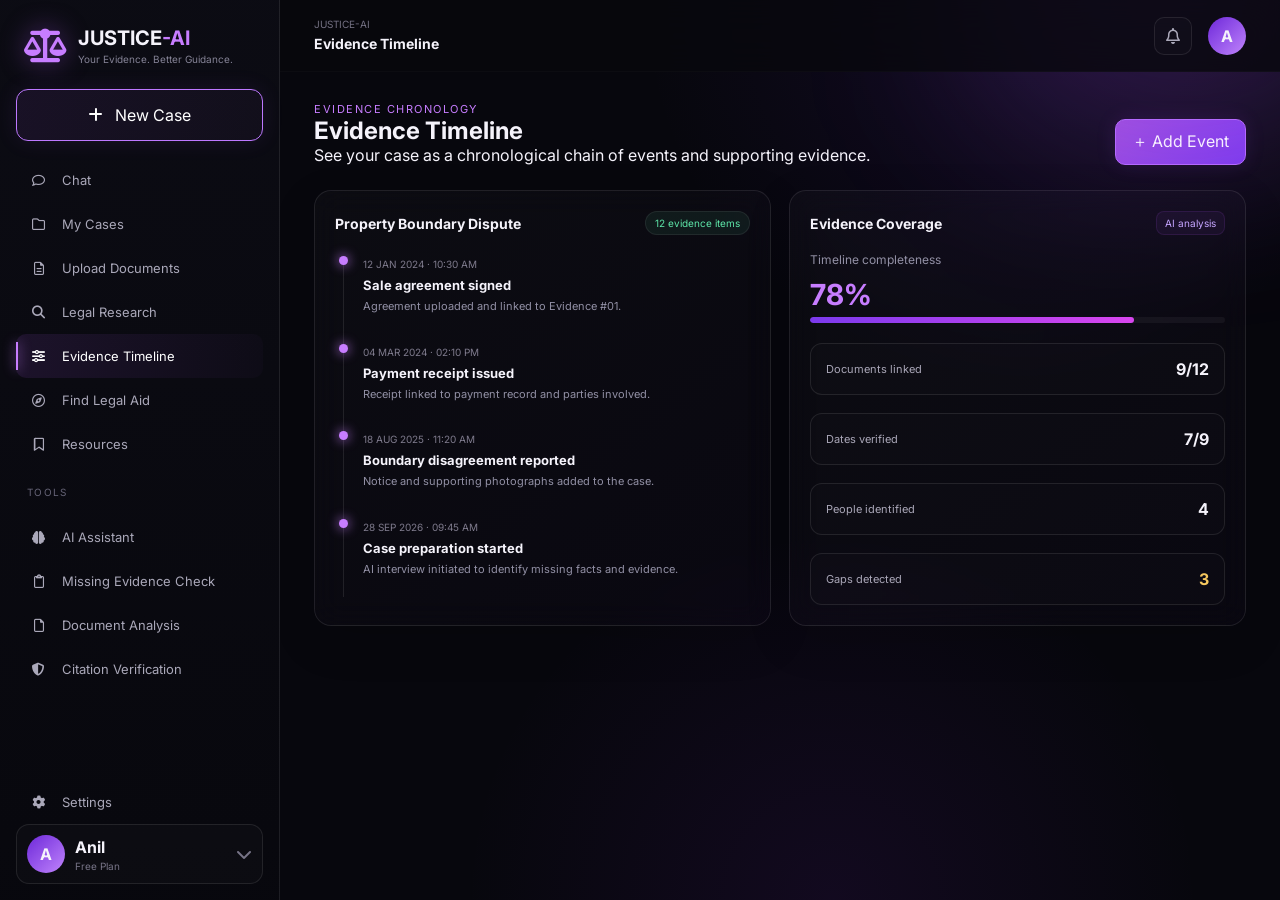
<file: timeline.html>
<!DOCTYPE html>
<html lang="en"><head><meta charset="UTF-8"><meta name="viewport" content="width=device-width,initial-scale=1.0">
<title>Evidence Timeline — JUSTICE-AI</title>
<link rel="preconnect" href="https://fonts.googleapis.com"><link rel="preconnect" href="https://fonts.gstatic.com" crossorigin>
<link href="https://fonts.googleapis.com/css2?family=Inter:wght@400;500;600;700&display=swap" rel="stylesheet">
<link rel="stylesheet" href="https://cdnjs.cloudflare.com/ajax/libs/font-awesome/6.5.2/css/all.min.css"><link rel="stylesheet" href="style.css"></head>
<body><div class="app">
<aside class="sidebar">
  <a class="brand" href="index.html">
    <div class="brand-icon"><i class="fa-solid fa-scale-balanced"></i></div>
    <div><h1>JUSTICE<span>-AI</span></h1><p>Your Evidence. Better Guidance.</p></div>
  </a>
  <a class="new-case" href="new-case.html"><i class="fa-solid fa-plus"></i><span>New Case</span></a>
  <nav class="nav"><a class="" href="index.html"><i class="fa-regular fa-comment"></i><span>Chat</span></a><a class="" href="cases.html"><i class="fa-regular fa-folder"></i><span>My Cases</span></a><a class="" href="upload.html"><i class="fa-regular fa-file-lines"></i><span>Upload Documents</span></a><a class="" href="research.html"><i class="fa-solid fa-magnifying-glass"></i><span>Legal Research</span></a><a class="active" href="timeline.html"><i class="fa-solid fa-sliders"></i><span>Evidence Timeline</span></a><a class="" href="legal-aid.html"><i class="fa-regular fa-compass"></i><span>Find Legal Aid</span></a><a class="" href="resources.html"><i class="fa-regular fa-bookmark"></i><span>Resources</span></a></nav>
  <div class="nav-title">TOOLS</div>
  <nav class="nav"><a class="" href="assistant.html"><i class="fa-solid fa-brain"></i><span>AI Assistant</span></a><a class="" href="missing-evidence.html"><i class="fa-regular fa-clipboard"></i><span>Missing Evidence Check</span></a><a class="" href="document-analysis.html"><i class="fa-regular fa-file"></i><span>Document Analysis</span></a><a class="" href="citation.html"><i class="fa-solid fa-shield-halved"></i><span>Citation Verification</span></a></nav>
  <div class="sidebar-bottom">
    <nav class="nav" style="margin-top:0"><a class="" href="settings.html"><i class="fa-solid fa-gear"></i><span>Settings</span></a></nav>
    <div class="user"><div class="avatar">A</div><div class="user-info"><strong>Anil</strong><small>Free Plan</small></div><i class="fa-solid fa-chevron-down chev"></i></div>
  </div>
</aside>
<main class="main">
<header class="topbar"><div class="page-title"><small>JUSTICE-AI</small><strong>Evidence Timeline</strong></div><div class="top-actions"><button class="icon-btn"><i class="fa-regular fa-bell"></i></button><div class="avatar">A</div></div></header>

<div class="content"><div class="hero-row"><div><div class="eyebrow">EVIDENCE CHRONOLOGY</div><h2>Evidence Timeline</h2><p>See your case as a chronological chain of events and supporting evidence.</p></div><button class="btn">＋ Add Event</button></div>
<div class="grid grid-2"><div class="card"><div class="card-head"><h3>Property Boundary Dispute</h3><span class="status green">12 evidence items</span></div><div class="timeline">
<div class="event"><time>12 JAN 2024 · 10:30 AM</time><h4>Sale agreement signed</h4><p>Agreement uploaded and linked to Evidence #01.</p></div>
<div class="event"><time>04 MAR 2024 · 02:10 PM</time><h4>Payment receipt issued</h4><p>Receipt linked to payment record and parties involved.</p></div>
<div class="event"><time>18 AUG 2025 · 11:20 AM</time><h4>Boundary disagreement reported</h4><p>Notice and supporting photographs added to the case.</p></div>
<div class="event"><time>28 SEP 2026 · 09:45 AM</time><h4>Case preparation started</h4><p>AI interview initiated to identify missing facts and evidence.</p></div>
</div></div>
<div class="card"><div class="card-head"><h3>Evidence Coverage</h3><span class="tag">AI analysis</span></div><p class="muted">Timeline completeness</p><div class="metric purple">78%</div><div class="progress"><span style="width:78%"></span></div><div class="grid" style="margin-top:20px"><div class="quick"><span>Documents linked</span><strong>9/12</strong></div><div class="quick"><span>Dates verified</span><strong>7/9</strong></div><div class="quick"><span>People identified</span><strong>4</strong></div><div class="quick"><span>Gaps detected</span><strong class="yellow">3</strong></div></div></div></div></div>

</main></div></body></html>
</file>
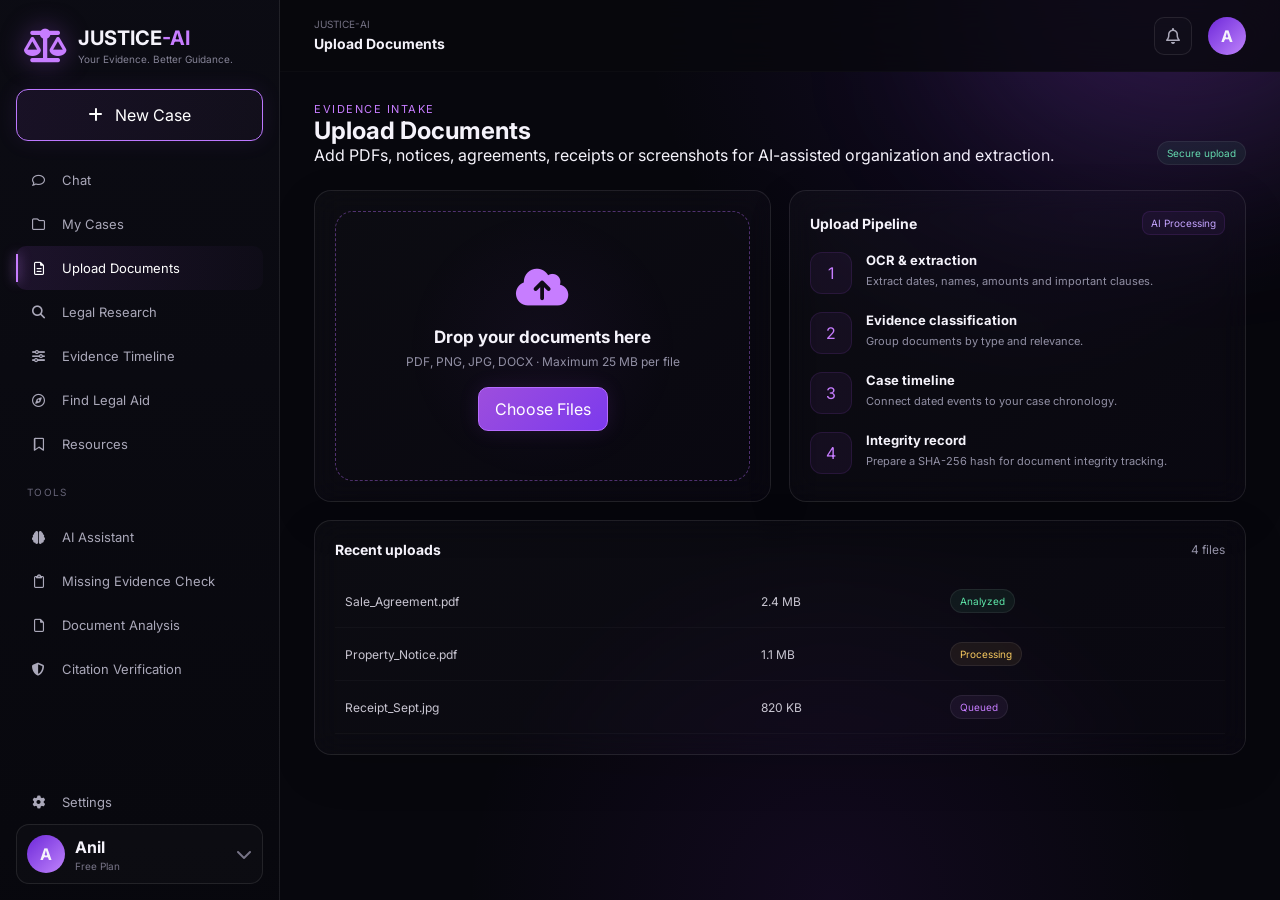
<file: upload.html>
<!DOCTYPE html>
<html lang="en"><head><meta charset="UTF-8"><meta name="viewport" content="width=device-width,initial-scale=1.0">
<title>Upload Documents — JUSTICE-AI</title>
<link rel="preconnect" href="https://fonts.googleapis.com"><link rel="preconnect" href="https://fonts.gstatic.com" crossorigin>
<link href="https://fonts.googleapis.com/css2?family=Inter:wght@400;500;600;700&display=swap" rel="stylesheet">
<link rel="stylesheet" href="https://cdnjs.cloudflare.com/ajax/libs/font-awesome/6.5.2/css/all.min.css"><link rel="stylesheet" href="style.css"></head>
<body><div class="app">
<aside class="sidebar">
  <a class="brand" href="index.html">
    <div class="brand-icon"><i class="fa-solid fa-scale-balanced"></i></div>
    <div><h1>JUSTICE<span>-AI</span></h1><p>Your Evidence. Better Guidance.</p></div>
  </a>
  <a class="new-case" href="new-case.html"><i class="fa-solid fa-plus"></i><span>New Case</span></a>
  <nav class="nav"><a class="" href="index.html"><i class="fa-regular fa-comment"></i><span>Chat</span></a><a class="" href="cases.html"><i class="fa-regular fa-folder"></i><span>My Cases</span></a><a class="active" href="upload.html"><i class="fa-regular fa-file-lines"></i><span>Upload Documents</span></a><a class="" href="research.html"><i class="fa-solid fa-magnifying-glass"></i><span>Legal Research</span></a><a class="" href="timeline.html"><i class="fa-solid fa-sliders"></i><span>Evidence Timeline</span></a><a class="" href="legal-aid.html"><i class="fa-regular fa-compass"></i><span>Find Legal Aid</span></a><a class="" href="resources.html"><i class="fa-regular fa-bookmark"></i><span>Resources</span></a></nav>
  <div class="nav-title">TOOLS</div>
  <nav class="nav"><a class="" href="assistant.html"><i class="fa-solid fa-brain"></i><span>AI Assistant</span></a><a class="" href="missing-evidence.html"><i class="fa-regular fa-clipboard"></i><span>Missing Evidence Check</span></a><a class="" href="document-analysis.html"><i class="fa-regular fa-file"></i><span>Document Analysis</span></a><a class="" href="citation.html"><i class="fa-solid fa-shield-halved"></i><span>Citation Verification</span></a></nav>
  <div class="sidebar-bottom">
    <nav class="nav" style="margin-top:0"><a class="" href="settings.html"><i class="fa-solid fa-gear"></i><span>Settings</span></a></nav>
    <div class="user"><div class="avatar">A</div><div class="user-info"><strong>Anil</strong><small>Free Plan</small></div><i class="fa-solid fa-chevron-down chev"></i></div>
  </div>
</aside>
<main class="main">
<header class="topbar"><div class="page-title"><small>JUSTICE-AI</small><strong>Upload Documents</strong></div><div class="top-actions"><button class="icon-btn"><i class="fa-regular fa-bell"></i></button><div class="avatar">A</div></div></header>

<div class="content"><div class="hero-row"><div><div class="eyebrow">EVIDENCE INTAKE</div><h2>Upload Documents</h2><p>Add PDFs, notices, agreements, receipts or screenshots for AI-assisted organization and extraction.</p></div><span class="status green">Secure upload</span></div>
<div class="grid grid-2"><div class="card"><div class="dropzone"><div><div class="drop-icon"><i class="fa-solid fa-cloud-arrow-up"></i></div><h3>Drop your documents here</h3><p>PDF, PNG, JPG, DOCX · Maximum 25 MB per file</p><button class="btn">Choose Files</button></div></div></div>
<div class="card"><div class="card-head"><h3>Upload Pipeline</h3><span class="tag">AI Processing</span></div>
<div class="grid"><div class="feature"><div class="feature-icon">1</div><div><h3>OCR & extraction</h3><p>Extract dates, names, amounts and important clauses.</p></div></div><div class="feature"><div class="feature-icon">2</div><div><h3>Evidence classification</h3><p>Group documents by type and relevance.</p></div></div><div class="feature"><div class="feature-icon">3</div><div><h3>Case timeline</h3><p>Connect dated events to your case chronology.</p></div></div><div class="feature"><div class="feature-icon">4</div><div><h3>Integrity record</h3><p>Prepare a SHA-256 hash for document integrity tracking.</p></div></div></div></div></div>
<div class="card" style="margin-top:18px"><div class="card-head"><h3>Recent uploads</h3><span class="muted">4 files</span></div><table class="table"><tr><td>Sale_Agreement.pdf</td><td>2.4 MB</td><td><span class="status green">Analyzed</span></td></tr><tr><td>Property_Notice.pdf</td><td>1.1 MB</td><td><span class="status yellow">Processing</span></td></tr><tr><td>Receipt_Sept.jpg</td><td>820 KB</td><td><span class="status purple">Queued</span></td></tr></table></div></div>

</main></div></body></html>
</file>
<file: style.css>
@import url('https://fonts.googleapis.com/css2?family=Inter:wght@400;500;600;700&display=swap');

*{box-sizing:border-box;margin:0;padding:0}
:root{
  --bg:#07070d;--panel:#101018;--panel2:#151522;--text:#f5f3fb;--muted:#9290a5;
  --line:rgba(255,255,255,.09);--purple:#9d4edd;--purple2:#c77dff;--pink:#e879f9;
  --green:#5ee6a8;--yellow:#f6c85f;--red:#ff6b81;
}
body{font-family:Inter,system-ui,sans-serif;background:radial-gradient(circle at 80% 0,#5b21b622,transparent 28%),radial-gradient(circle at 65% 100%,#7e22ce18,transparent 30%),var(--bg);color:var(--text);min-height:100vh;overflow-x:hidden}
a{text-decoration:none;color:inherit}
button,input,textarea,select{font:inherit}
.app{display:flex;min-height:100vh}
.sidebar{width:280px;min-height:100vh;background:linear-gradient(180deg,#0c0c14f7,#08080ef7);border-right:1px solid var(--line);padding:22px 16px;position:fixed;left:0;top:0;bottom:0;z-index:20;backdrop-filter:blur(20px)}
.brand{display:flex;align-items:center;gap:11px;padding:3px 8px 23px}
.brand-icon{font-size:34px;color:var(--purple2);filter:drop-shadow(0 0 12px #9d4edd88)}
.brand h1{font-size:20px}.brand h1 span{color:var(--purple2)}.brand p{font-size:10px;color:#858396;margin-top:3px}
.new-case{width:100%;height:52px;border:1px solid #bd78ff;border-radius:12px;background:linear-gradient(100deg,#9d4edd18,#c77dff09);color:#fff;display:flex;align-items:center;justify-content:center;gap:12px;cursor:pointer;box-shadow:0 0 22px #9d4edd1c;transition:.25s}
.new-case:hover{box-shadow:0 0 30px #9d4edd45;transform:translateY(-1px)}
.nav{margin-top:17px}.nav-title{font-size:10px;letter-spacing:1.3px;color:#666477;margin:20px 11px 8px}
.nav a{height:44px;border-radius:10px;display:flex;align-items:center;gap:14px;padding:0 13px;color:#aaa8b9;font-size:13px;position:relative;transition:.2s}
.nav a:hover{background:#9d4edd10;color:#fff}.nav a.active{background:linear-gradient(90deg,#9d4edd20,#9d4edd07);color:#fff}.nav a.active:before{content:"";position:absolute;left:0;width:2px;height:28px;background:var(--purple2);box-shadow:0 0 12px var(--purple2)}
.nav i{width:19px;text-align:center}
.sidebar-bottom{position:absolute;left:16px;right:16px;bottom:16px}.user{border:1px solid var(--line);background:#ffffff05;border-radius:13px;padding:10px;display:flex;align-items:center;gap:10px}.avatar{width:38px;height:38px;border-radius:50%;display:grid;place-items:center;background:linear-gradient(135deg,#6d28d9,#c084fc);font-weight:700}.user small{display:block;color:#777487;font-size:10px;margin-top:3px}.user .chev{margin-left:auto;color:#777487}

.main{margin-left:280px;width:calc(100% - 280px);min-height:100vh;position:relative}
.main:before{content:"";position:fixed;right:-120px;top:-150px;width:430px;height:300px;background:#a855f733;filter:blur(90px);border-radius:50%;pointer-events:none}
.topbar{height:72px;padding:0 34px;display:flex;align-items:center;justify-content:space-between;border-bottom:1px solid #ffffff05;position:sticky;top:0;z-index:10;background:#08080dcc;backdrop-filter:blur(18px)}
.page-title small{display:block;color:#747184;font-size:10px;margin-bottom:3px}.page-title strong{font-size:14px}
.top-actions{display:flex;gap:16px;align-items:center}.icon-btn{width:38px;height:38px;border:1px solid var(--line);border-radius:10px;background:#ffffff04;color:#aaa8b9;cursor:pointer}.icon-btn:hover{color:#fff;border-color:#9d4edd66}
.content{padding:30px 34px 50px;max-width:1450px;margin:auto}
.hero-row{display:flex;align-items:flex-end;justify-content:space-between;gap:20px;margin-bottom:25px}.eyebrow{color:var(--purple2);font-size:11px;letter-spacing:1.5px;text-transform:uppercase}.hero h2{font-size:31px;letter-spacing:-1px;margin-top:6px}.hero p{color:var(--muted);font-size:13px;margin-top:8px;line-height:1.6}
.btn{border:1px solid #b66cff;background:linear-gradient(135deg,#9d4edd,#7c3aed);color:#fff;border-radius:10px;padding:11px 16px;cursor:pointer;box-shadow:0 0 20px #9d4edd22}.btn.secondary{background:#ffffff04;border-color:var(--line);box-shadow:none;color:#c2bfce}.btn:hover{filter:brightness(1.1)}
.grid{display:grid;gap:18px}.grid-2{grid-template-columns:repeat(2,1fr)}.grid-3{grid-template-columns:repeat(3,1fr)}.grid-4{grid-template-columns:repeat(4,1fr)}
.card{background:linear-gradient(145deg,#ffffff06,#9d4edd05);border:1px solid var(--line);border-radius:17px;padding:20px;box-shadow:0 15px 45px #00000020;backdrop-filter:blur(14px)}.card:hover{border-color:#b66cff44}
.card-head{display:flex;justify-content:space-between;align-items:center;margin-bottom:17px}.card-head h3{font-size:14px}.muted{color:var(--muted);font-size:12px}
.metric{font-size:29px;font-weight:700;margin:10px 0 5px}.purple{color:var(--purple2)}.green{color:var(--green)}.yellow{color:var(--yellow)}.red{color:var(--red)}
.status{display:inline-flex;padding:5px 9px;border-radius:99px;font-size:10px;border:1px solid #ffffff12}.status.green{background:#5ee6a812}.status.yellow{background:#f6c85f12}.status.purple{background:#c77dff12}.status.red{background:#ff6b8112}
.table{width:100%;border-collapse:collapse}.table th{text-align:left;color:#737184;font-size:10px;text-transform:uppercase;letter-spacing:.8px;padding:11px 10px;border-bottom:1px solid var(--line)}.table td{padding:14px 10px;border-bottom:1px solid #ffffff07;color:#c9c6d2;font-size:12px}.table tr:hover td{background:#ffffff03}
.search{display:flex;align-items:center;gap:10px;border:1px solid var(--line);background:#ffffff04;border-radius:11px;padding:11px 13px}.search input{border:0;outline:0;background:transparent;color:#fff;width:100%}.search i{color:#777487}
.tag{font-size:10px;color:#c5a5ff;background:#9d4edd12;border:1px solid #9d4edd22;padding:5px 8px;border-radius:8px}
.feature{display:flex;gap:14px;align-items:flex-start}.feature-icon{width:42px;height:42px;border-radius:12px;display:grid;place-items:center;background:#9d4edd12;color:var(--purple2);border:1px solid #9d4edd22}.feature h3{font-size:13px}.feature p{color:var(--muted);font-size:11px;line-height:1.55;margin-top:5px}
.dropzone{min-height:270px;border:1px dashed #b66cff66;border-radius:18px;display:grid;place-items:center;text-align:center;background:radial-gradient(circle,#9d4edd0d,transparent 55%);padding:25px}.drop-icon{font-size:42px;color:var(--purple2);margin-bottom:14px}.dropzone h3{font-size:17px}.dropzone p{color:var(--muted);font-size:12px;margin:7px 0 18px}
.progress{height:6px;background:#ffffff0b;border-radius:99px;overflow:hidden}.progress span{display:block;height:100%;background:linear-gradient(90deg,#7c3aed,#d946ef);border-radius:99px}
.timeline{position:relative;padding-left:28px}.timeline:before{content:"";position:absolute;left:8px;top:5px;bottom:5px;width:1px;background:#ffffff18}.event{position:relative;padding:0 0 25px}.event:before{content:"";position:absolute;left:-24px;top:4px;width:9px;height:9px;border-radius:50%;background:var(--purple2);box-shadow:0 0 12px var(--purple2)}.event time{font-size:10px;color:#7f7b8d}.event h4{font-size:13px;margin:5px 0}.event p{font-size:11px;color:var(--muted);line-height:1.5}
.chat-layout{height:calc(100vh - 72px);display:flex;flex-direction:column}.chat-center{flex:1;display:flex;flex-direction:column;align-items:center;justify-content:center;padding:20px 40px 140px}.justice-logo{width:95px;height:95px;border:1px solid #c77dff;border-radius:50%;display:grid;place-items:center;font-size:39px;color:#c77dff;box-shadow:0 0 35px #9d4edd44;background:#9d4edd0b}.welcome{color:#aaa6b8;font-size:17px;margin:20px 0 13px}.chat-title{font-size:51px;font-weight:400;letter-spacing:-2px;text-align:center}.chat-title span{background:linear-gradient(90deg,#9d4edd,#e879f9);-webkit-background-clip:text;color:transparent}.chat-sub{color:#9692a5;text-align:center;font-size:13px;line-height:1.7;max-width:650px;margin-top:14px}.prompts{display:grid;grid-template-columns:repeat(4,1fr);gap:15px;width:min(1050px,100%);margin-top:35px}.prompt{min-height:145px;padding:18px;border:1px solid #9d4edd55;border-radius:16px;background:#ffffff03;position:relative;cursor:pointer}.prompt:hover{border-color:#c77dff;transform:translateY(-3px);transition:.2s}.prompt i{color:#b46cff;font-size:20px}.prompt p{color:#c3bfce;font-size:12px;line-height:1.6;margin-top:17px}.prompt b{position:absolute;right:17px;bottom:16px;color:#b46cff}
.chat-input-wrap{position:absolute;left:50%;bottom:42px;transform:translateX(-50%);width:min(930px,calc(100% - 70px));border:1px solid #bd72ff;border-radius:20px;background:#0e0e16eF;padding:16px 18px;box-shadow:0 0 30px #9d4edd35,0 0 80px #9d4edd0d;backdrop-filter:blur(20px)}.chat-input{display:flex;gap:12px;align-items:center}.chat-input input{flex:1;background:transparent;border:0;outline:0;color:#fff;font-size:14px}.chat-tools{display:flex;justify-content:space-between;align-items:center;margin-top:16px}.tool-group{display:flex;gap:8px}.tool{border:1px solid var(--line);background:#ffffff03;color:#aaa7b8;border-radius:9px;padding:8px 11px;font-size:11px}.send{width:42px;height:42px;border:0;border-radius:50%;background:linear-gradient(135deg,#8b3dff,#d15cff);color:#fff;box-shadow:0 0 20px #a855f466}

.form-grid{display:grid;grid-template-columns:repeat(2,1fr);gap:16px}.field label{display:block;color:#aaa7b8;font-size:11px;margin-bottom:7px}.field input,.field textarea,.field select{width:100%;border:1px solid var(--line);background:#ffffff04;color:#eee;border-radius:10px;padding:12px;outline:none}.field textarea{min-height:130px;resize:vertical}.field input:focus,.field textarea:focus,.field select:focus{border-color:#b66cff88;box-shadow:0 0 15px #9d4edd10}
.result{padding:16px;border:1px solid var(--line);border-radius:13px;background:#ffffff03}.result h4{font-size:13px}.result p{font-size:11px;color:var(--muted);line-height:1.55;margin-top:7px}.result .source{font-size:10px;color:#b987ff;margin-top:9px}
.stat-row{display:grid;grid-template-columns:repeat(4,1fr);gap:14px}.quick{display:flex;align-items:center;justify-content:space-between;padding:15px;border:1px solid var(--line);border-radius:12px;background:#ffffff03}.quick i{color:#bd7bff;font-size:18px}.quick span{font-size:11px;color:#aaa7b8}
.footer-note{text-align:center;color:#5f5c6b;font-size:9px;margin-top:25px}

@media(max-width:1050px){.sidebar{width:235px}.main{margin-left:235px;width:calc(100% - 235px)}.prompts,.grid-4{grid-template-columns:repeat(2,1fr)}.grid-3{grid-template-columns:repeat(2,1fr)}}
@media(max-width:760px){.sidebar{width:72px;padding:18px 9px}.brand h1,.brand p,.new-case span,.nav a span,.nav-title,.user-info,.user .chev{display:none}.brand{justify-content:center}.new-case{width:52px;margin:auto}.nav a{justify-content:center;padding:0}.sidebar-bottom{left:9px;right:9px}.main{margin-left:72px;width:calc(100% - 72px)}.content{padding:22px 18px}.topbar{padding:0 18px}.hero-row{align-items:flex-start;flex-direction:column}.stat-row,.grid-3,.grid-2,.form-grid{grid-template-columns:1fr}.chat-title{font-size:36px}.prompts{grid-template-columns:1fr 1fr}.chat-center{padding:15px 18px 170px}.chat-input-wrap{width:calc(100% - 30px)}}
@media(max-width:500px){.prompts{grid-template-columns:1fr}.tool:nth-child(2),.tool:nth-child(3){display:none}.chat-title{font-size:30px}.justice-logo{width:75px;height:75px;font-size:30px}}
</file>
